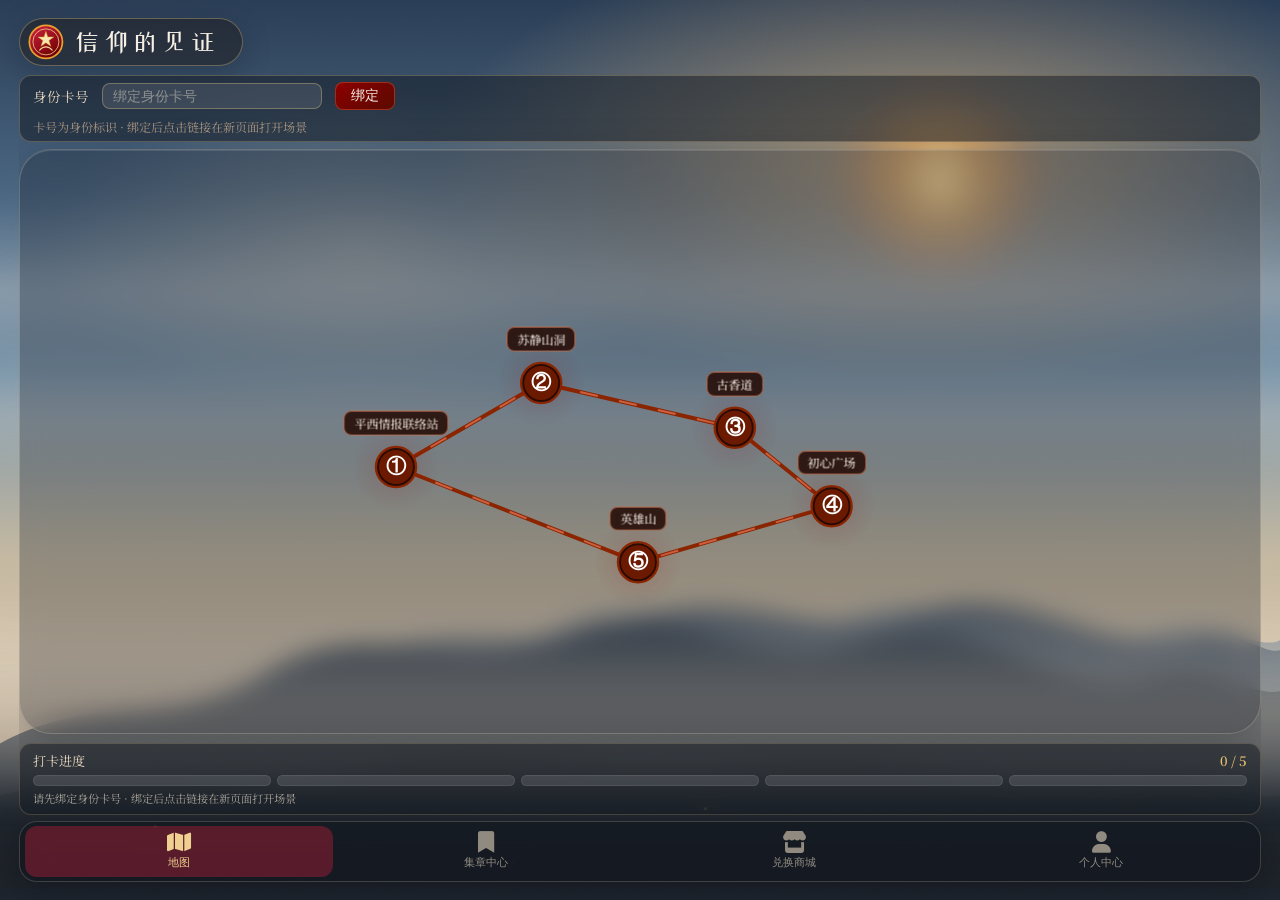
<file: index.html>
<!DOCTYPE html>
<html lang="zh-CN">
<head>
    <meta charset="UTF-8">
    <meta name="viewport" content="width=device-width, initial-scale=1.0, maximum-scale=1.5, user-scalable=yes">
    <title>信仰的见证 · 元宇宙红色打卡</title>
    <link rel="preconnect" href="https://fonts.googleapis.com">
    <link rel="preconnect" href="https://fonts.gstatic.com" crossorigin>
    <link href="https://fonts.googleapis.com/css2?family=Noto+Serif+SC:wght@500;700&family=ZCOOL+XiaoWei&display=swap" rel="stylesheet">
    <link rel="stylesheet" href="https://cdnjs.cloudflare.com/ajax/libs/font-awesome/6.0.0-beta3/css/all.min.css">
    <style>
        /* ===== 全局重置 ===== */
        * { margin: 0; padding: 0; box-sizing: border-box; }
        html, body {
            width: 100%; height: 100%;
            background: #1c2838;
            font-family: 'Noto Serif SC', 'Songti SC', serif;
            overflow: hidden;
            margin: 0; padding: 0;
        }

        /* ===== 主容器（打卡页面） ===== */
        .app-container {
            width: 100vw; height: 100vh;
            background: transparent;
            padding: 1.5vh 1.5vw 2vh;
            position: relative;
            overflow: hidden;
            display: flex;
            flex-direction: column;
            margin: 0;
            transition: opacity 0.5s ease;
        }
        .app-container.hidden {
            opacity: 0;
            pointer-events: none;
        }

        /* ===== 山景背景：妙峰晨雾 ===== */
        .mountain-bg {
            position: absolute;
            inset: 0;
            pointer-events: none;
            overflow: hidden;
            z-index: 0;
        }
        .mountain-bg .sky {
            position: absolute;
            inset: 0;
            background:
                radial-gradient(ellipse 70% 45% at 72% 18%, rgba(255, 196, 120, 0.55) 0%, transparent 55%),
                radial-gradient(ellipse 50% 35% at 28% 28%, rgba(255, 230, 190, 0.28) 0%, transparent 50%),
                linear-gradient(180deg,
                    #2a3d55 0%,
                    #4a6580 22%,
                    #7a94a8 42%,
                    #c4b8a0 62%,
                    #d8c4a8 78%,
                    #b8a890 100%);
        }
        .mountain-bg .sun-glow {
            position: absolute;
            top: 8%;
            right: 18%;
            width: min(28vw, 220px);
            height: min(28vw, 220px);
            border-radius: 50%;
            background: radial-gradient(circle,
                rgba(255, 220, 150, 0.95) 0%,
                rgba(255, 180, 90, 0.45) 28%,
                rgba(255, 140, 60, 0.12) 55%,
                transparent 72%);
            animation: sun-breathe 8s ease-in-out infinite;
            filter: blur(2px);
        }
        @keyframes sun-breathe {
            0%, 100% { transform: scale(1); opacity: 0.9; }
            50% { transform: scale(1.08); opacity: 1; }
        }
        .mountain-bg .cloud-band {
            position: absolute;
            left: -10%;
            width: 120%;
            height: 18%;
            background: linear-gradient(180deg,
                transparent 0%,
                rgba(255, 248, 240, 0.18) 40%,
                rgba(255, 245, 235, 0.35) 55%,
                transparent 100%);
            filter: blur(12px);
            animation: cloud-drift 28s linear infinite;
        }
        .mountain-bg .cloud-band.c1 { top: 22%; animation-duration: 32s; opacity: 0.7; }
        .mountain-bg .cloud-band.c2 { top: 38%; animation-duration: 40s; animation-direction: reverse; opacity: 0.45; height: 14%; }
        @keyframes cloud-drift {
            0% { transform: translateX(0); }
            100% { transform: translateX(6%); }
        }
        .mountain-bg .ridge {
            position: absolute;
            left: 0;
            width: 100%;
            height: 48%;
            bottom: 0;
        }
        .mountain-bg .ridge svg {
            position: absolute;
            left: 0;
            bottom: 0;
            width: 100%;
            height: 100%;
            display: block;
        }
        .mountain-bg .ridge.r1 { height: 42%; opacity: 0.55; }
        .mountain-bg .ridge.r2 { height: 50%; opacity: 0.75; }
        .mountain-bg .ridge.r3 { height: 58%; }
        .mountain-bg .mist {
            position: absolute;
            left: -5%;
            width: 110%;
            height: 22%;
            bottom: 12%;
            background: linear-gradient(180deg,
                transparent 0%,
                rgba(232, 226, 214, 0.35) 35%,
                rgba(220, 210, 195, 0.55) 60%,
                rgba(200, 190, 175, 0.25) 100%);
            filter: blur(18px);
            animation: mist-sway 14s ease-in-out infinite;
        }
        .mountain-bg .mist.m2 {
            bottom: 0;
            height: 28%;
            background: linear-gradient(180deg,
                transparent 0%,
                rgba(40, 28, 22, 0.15) 40%,
                rgba(28, 20, 16, 0.45) 100%);
            animation-delay: -4s;
            animation-duration: 18s;
        }
        @keyframes mist-sway {
            0%, 100% { transform: translateX(-2%) scaleY(1); opacity: 0.85; }
            50% { transform: translateX(3%) scaleY(1.08); opacity: 1; }
        }
        .mountain-bg .grain {
            position: absolute;
            inset: 0;
            opacity: 0.07;
            background-image: url("data:image/svg+xml,%3Csvg viewBox='0 0 200 200' xmlns='http://www.w3.org/2000/svg'%3E%3Cfilter id='n'%3E%3CfeTurbulence type='fractalNoise' baseFrequency='0.85' numOctaves='4' stitchTiles='stitch'/%3E%3C/filter%3E%3Crect width='100%25' height='100%25' filter='url(%23n)'/%3E%3C/svg%3E");
            background-size: 180px 180px;
            mix-blend-mode: overlay;
        }
        .mountain-bg .embers {
            position: absolute;
            inset: 0;
            overflow: hidden;
        }
        .mountain-bg .ember {
            position: absolute;
            width: 3px;
            height: 3px;
            border-radius: 50%;
            background: rgba(255, 220, 160, 0.75);
            box-shadow: 0 0 6px rgba(255, 180, 80, 0.6);
            animation: ember-rise linear infinite;
        }
        .mountain-bg .ember:nth-child(1) { left: 12%; bottom: 8%; animation-duration: 11s; animation-delay: 0s; }
        .mountain-bg .ember:nth-child(2) { left: 28%; bottom: 5%; width: 2px; height: 2px; animation-duration: 14s; animation-delay: -3s; }
        .mountain-bg .ember:nth-child(3) { left: 55%; bottom: 10%; animation-duration: 12s; animation-delay: -6s; }
        .mountain-bg .ember:nth-child(4) { left: 72%; bottom: 6%; width: 2px; height: 2px; animation-duration: 15s; animation-delay: -2s; }
        .mountain-bg .ember:nth-child(5) { left: 88%; bottom: 12%; animation-duration: 13s; animation-delay: -8s; }
        .mountain-bg .ember:nth-child(6) { left: 40%; bottom: 4%; width: 2px; height: 2px; animation-duration: 16s; animation-delay: -5s; }
        @keyframes ember-rise {
            0% { transform: translateY(0) translateX(0); opacity: 0; }
            12% { opacity: 0.8; }
            100% { transform: translateY(-70vh) translateX(18px); opacity: 0; }
        }

        .content {
            position: relative;
            z-index: 2;
            flex: 1;
            display: flex;
            flex-direction: column;
            min-height: 0;
        }

        /* ===== 头部 ===== */
        .header {
            display: flex;
            justify-content: flex-start;
            align-items: center;
            padding: 0.5vh 0 1vh;
            flex-shrink: 0;
        }
        .title {
            font-family: 'ZCOOL XiaoWei', 'Noto Serif SC', serif;
            font-size: clamp(16px, 2.8vh, 34px);
            font-weight: 400;
            letter-spacing: 0.12em;
            color: #f5efe4;
            background: rgba(28, 22, 18, 0.45);
            backdrop-filter: blur(10px);
            -webkit-backdrop-filter: blur(10px);
            padding: 0.45vh 1.8vw 0.45vh 0.55vw;
            border-radius: 40px;
            border: 1px solid rgba(232, 200, 140, 0.35);
            box-shadow: 0 8px 28px rgba(12, 18, 28, 0.25);
            display: flex;
            align-items: center;
            gap: 0.7vw;
        }
        .title-icon {
            width: clamp(28px, 4.2vh, 44px);
            height: clamp(28px, 4.2vh, 44px);
            flex-shrink: 0;
            display: block;
        }

        /* ===== 路线图 ===== */
        .route-map {
            position: relative;
            flex: 1;
            min-height: 0;
            margin: 0.2vh 0 0.6vh;
            padding: 1vh 1vw 1.2vh;
            background: rgba(18, 24, 32, 0.28);
            backdrop-filter: blur(12px);
            -webkit-backdrop-filter: blur(12px);
            border-radius: 2.5vw;
            border: 1px solid rgba(255, 236, 210, 0.22);
            box-shadow:
                inset 0 1px 0 rgba(255, 255, 255, 0.12),
                0 12px 40px rgba(12, 18, 28, 0.28);
            display: flex;
            flex-direction: column;
        }
        .route-svg-wrapper {
            flex: 1;
            width: 100%;
            min-height: 0;
            position: relative;
        }
        #routeCanvas {
            width: 100%;
            height: 100%;
            display: block;
            border-radius: 2vw;
            cursor: pointer;
        }

        /* ===== 卡号绑定（地图顶部） ===== */
        .card-bind-bar {
            flex-shrink: 0;
            display: flex;
            align-items: center;
            flex-wrap: wrap;
            gap: 0.6vw 1vw;
            margin: 0 0 0.6vh;
            padding: 0.7vh 1vw;
            background: rgba(18, 24, 32, 0.5);
            backdrop-filter: blur(10px);
            -webkit-backdrop-filter: blur(10px);
            border: 1px solid rgba(232, 200, 140, 0.28);
            border-radius: 12px;
        }
        .card-bind-bar label {
            font-size: clamp(11px, 1.5vh, 16px);
            color: #e8d8c0;
            white-space: nowrap;
        }
        .card-bind-bar input {
            flex: 1;
            min-width: 120px;
            max-width: 220px;
            padding: 0.45vh 0.8vw;
            border-radius: 8px;
            border: 1px solid rgba(232, 200, 140, 0.35);
            background: rgba(255, 255, 255, 0.1);
            color: #f5efe4;
            font-size: clamp(12px, 1.6vh, 16px);
            outline: none;
        }
        .card-bind-bar input::placeholder { color: rgba(240, 230, 210, 0.45); }
        .card-bind-bar input:focus {
            border-color: rgba(232, 160, 80, 0.7);
            background: rgba(255, 255, 255, 0.14);
        }
        .card-bind-btn {
            padding: 0.45vh 1.2vw;
            border-radius: 8px;
            border: 1px solid rgba(200, 80, 50, 0.55);
            background: linear-gradient(145deg, #8B0000, #5A0A00);
            color: #f5ede8;
            font-size: clamp(11px, 1.5vh, 15px);
            cursor: pointer;
            white-space: nowrap;
        }
        .card-bind-btn:hover { filter: brightness(1.08); }
        .card-bind-btn.secondary {
            background: rgba(255,255,255,0.08);
            border-color: rgba(255,255,255,0.22);
        }
        .card-bound-info {
            width: 100%;
            font-size: clamp(10px, 1.35vh, 14px);
            color: #c8b090;
        }
        .card-bound-info strong { color: #e8c070; font-weight: 600; }
        .card-bound-info.unbound { color: rgba(240, 200, 160, 0.65); }

        /* ===== 打卡进度条（地图底部） ===== */
        .checkin-progress {
            flex-shrink: 0;
            margin: 0.4vh 0 0;
            padding: 0.8vh 1vw 0.9vh;
            background: rgba(18, 24, 32, 0.5);
            backdrop-filter: blur(10px);
            border: 1px solid rgba(232, 200, 140, 0.22);
            border-radius: 12px;
        }
        .checkin-progress-head {
            display: flex;
            justify-content: space-between;
            align-items: center;
            margin-bottom: 0.55vh;
            font-size: clamp(11px, 1.45vh, 15px);
            color: #e8d8c0;
        }
        .checkin-progress-head .count {
            color: #e8c070;
            font-weight: 600;
        }
        .checkin-progress-track {
            display: flex;
            gap: 0.45vw;
            height: clamp(8px, 1.2vh, 12px);
        }
        .checkin-progress-seg {
            flex: 1;
            border-radius: 6px;
            background: rgba(255, 255, 255, 0.12);
            border: 1px solid rgba(255, 255, 255, 0.08);
            transition: background 0.35s ease, border-color 0.35s ease;
        }
        .checkin-progress-seg.done {
            background: linear-gradient(90deg, #cc3300, #e07030);
            border-color: rgba(232, 160, 80, 0.55);
            box-shadow: 0 0 8px rgba(200, 60, 30, 0.35);
        }
        .checkin-progress-hint {
            margin-top: 0.45vh;
            font-size: clamp(9px, 1.25vh, 13px);
            color: rgba(240, 230, 210, 0.65);
        }

        /* ===== 名称标签（锚在每个圆点正上方） ===== */
        .label-overlay {
            position: absolute;
            top: 0; left: 0;
            width: 100%; height: 100%;
            pointer-events: none;
            z-index: 5;
            overflow: hidden;
        }
        .point-label {
            position: absolute;
            transform: translate(-50%, -100%);
            display: flex;
            align-items: center;
            justify-content: center;
            padding: 0.3vh 0.75vw;
            background: rgba(40, 15, 10, 0.88);
            backdrop-filter: blur(4px);
            border-radius: 8px;
            border: 1px solid #c07050;
            white-space: nowrap;
            font-size: clamp(9px, 1.35vh, 16px);
            pointer-events: none;
            margin-top: -4px;
        }
        .point-label .label-name {
            font-size: clamp(9px, 1.35vh, 16px);
            color: #f0e8e0;
            font-weight: 500;
        }
        .point-label.visited {
            background: rgba(200, 60, 30, 0.9);
            border-color: #cc3300;
        }
        .point-label.visited .label-name { color: #1f0a00; }

        /* ===== 地图点位链接（点击在新标签页打开独立场景页） ===== */
        .point-link-overlay {
            position: absolute;
            top: 0;
            left: 0;
            width: 100%;
            height: 100%;
            z-index: 6;
            pointer-events: none;
        }
        .point-link {
            position: absolute;
            transform: translate(-50%, -50%);
            border-radius: 50%;
            pointer-events: auto;
            cursor: pointer;
            text-decoration: none;
            color: transparent;
            background: transparent;
            border: none;
            padding: 0;
        }
        .point-link:focus-visible {
            outline: 2px solid #e8c070;
            outline-offset: 2px;
        }
        a.stamp-item {
            text-decoration: none;
            color: inherit;
            display: flex;
            align-items: center;
            gap: inherit;
        }

        /* ===== 底部操作（已改底部导航） ===== */
        .hint-text {
            flex-shrink: 0;
            text-align: center;
            margin: 0.4vh 0 0.2vh;
            font-size: clamp(10px, 1.4vh, 18px);
            color: #f0e6d4;
            text-shadow: 0 1px 8px rgba(20, 16, 12, 0.45);
            opacity: 0.9;
        }

        /* ===== 页面切换 ===== */
        .page-panel {
            display: none;
            flex: 1;
            min-height: 0;
            flex-direction: column;
            overflow: hidden;
        }
        .page-panel.active {
            display: flex;
        }
        .page-scroll {
            flex: 1;
            min-height: 0;
            overflow-y: auto;
            padding: 0.4vh 0.4vw 1vh;
            -webkit-overflow-scrolling: touch;
        }
        .page-heading {
            font-family: 'ZCOOL XiaoWei', 'Noto Serif SC', serif;
            font-size: clamp(18px, 2.6vh, 30px);
            font-weight: 400;
            letter-spacing: 0.08em;
            color: #f5efe4;
            text-shadow: 0 2px 12px rgba(12, 18, 28, 0.35);
            margin: 0.4vh 0 1vh;
        }
        .page-sub {
            font-size: clamp(11px, 1.5vh, 18px);
            color: rgba(240, 230, 210, 0.82);
            margin-bottom: 1.2vh;
        }

        /* 我的集章 - 列表示 */
        .stamp-list {
            display: flex;
            flex-direction: column;
            gap: 0.8vh;
            background: rgba(18, 24, 32, 0.42);
            backdrop-filter: blur(10px);
            -webkit-backdrop-filter: blur(10px);
            border: 1px solid rgba(255, 236, 210, 0.2);
            border-radius: 14px;
            overflow: hidden;
            box-shadow: 0 10px 32px rgba(12, 18, 28, 0.25);
        }
        .stamp-item {
            display: flex;
            align-items: center;
            gap: 1.2vw;
            padding: 1.3vh 1.4vw;
            border-bottom: 1px solid rgba(255, 236, 210, 0.1);
            background: transparent;
            border-radius: 0;
        }
        .stamp-item:last-child {
            border-bottom: none;
        }
        .stamp-check {
            width: clamp(22px, 3.2vh, 28px);
            height: clamp(22px, 3.2vh, 28px);
            border-radius: 6px;
            border: 2px solid rgba(232, 200, 140, 0.55);
            background: rgba(255,255,255,0.12);
            display: flex;
            align-items: center;
            justify-content: center;
            flex-shrink: 0;
            color: transparent;
            font-size: clamp(12px, 1.8vh, 18px);
        }
        .stamp-item.got .stamp-check {
            background: #cc3300;
            border-color: #e8a030;
            color: #fff;
        }
        .stamp-badge {
            width: clamp(34px, 5vh, 46px);
            height: clamp(34px, 5vh, 46px);
            border-radius: 50%;
            display: flex;
            align-items: center;
            justify-content: center;
            font-size: clamp(14px, 2vh, 22px);
            font-weight: 700;
            flex-shrink: 0;
            background: #3a2818;
            color: #f0e0c8;
            border: 2px solid rgba(232, 180, 100, 0.45);
        }
        .stamp-item.got .stamp-badge {
            background: #cc3300;
            border-color: #e8a030;
            color: #1f0a00;
        }
        .stamp-info { flex: 1; min-width: 0; }
        .stamp-name {
            font-size: clamp(13px, 1.9vh, 22px);
            font-weight: 600;
            color: #f5efe4;
        }
        .stamp-status {
            font-size: clamp(11px, 1.4vh, 16px);
            color: rgba(220, 210, 190, 0.75);
            margin-top: 0.2vh;
        }
        .stamp-item.got .stamp-status { color: #f0c070; font-weight: 600; }

        /* 兑换商城 */
        .mall-points {
            display: inline-flex;
            align-items: center;
            gap: 0.5vw;
            background: #8B0000;
            color: #f7f0e8;
            padding: 0.5vh 1.2vw;
            border-radius: 40px;
            font-size: clamp(12px, 1.8vh, 20px);
            font-weight: 600;
            border: 1px solid #C06040;
            margin-bottom: 1.2vh;
        }
        .mall-points strong {
            color: #e8a030;
            font-size: 1.1em;
        }
        .mall-grid {
            display: grid;
            grid-template-columns: repeat(2, 1fr);
            gap: 1vh 1vw;
        }
        .mall-card {
            background: rgba(18, 24, 32, 0.48);
            backdrop-filter: blur(10px);
            -webkit-backdrop-filter: blur(10px);
            border: 1px solid rgba(255, 236, 210, 0.2);
            border-radius: 14px;
            padding: 1.2vh 1vw 1.4vh;
            display: flex;
            flex-direction: column;
            gap: 0.6vh;
            box-shadow: 0 8px 24px rgba(12, 18, 28, 0.22);
        }
        .mall-emoji {
            font-size: clamp(28px, 4.5vh, 48px);
            text-align: center;
            line-height: 1.2;
        }
        .mall-name {
            font-size: clamp(13px, 1.8vh, 20px);
            font-weight: 600;
            color: #f5efe4;
            text-align: center;
        }
        .mall-cost {
            font-size: clamp(11px, 1.4vh, 16px);
            color: #f0c070;
            text-align: center;
        }
        .mall-btn {
            margin-top: 0.4vh;
            background: #8B0000;
            color: #f7f0e8;
            border: 1px solid #C06040;
            border-radius: 40px;
            padding: 0.7vh 0;
            font-size: clamp(12px, 1.6vh, 18px);
            font-weight: 600;
            cursor: pointer;
            box-shadow: 0 0.25vh 0 #2D0A00;
        }
        .mall-btn:active {
            transform: translateY(0.2vh);
            box-shadow: 0 0.1vh 0 #2D0A00;
        }
        .mall-btn:disabled {
            opacity: 0.45;
            cursor: not-allowed;
            transform: none;
            box-shadow: none;
        }
        .mall-coming-soon {
            flex: 1;
            min-height: 40vh;
            display: flex;
            flex-direction: column;
            align-items: center;
            justify-content: center;
            gap: 1.2vh;
            background: rgba(18, 24, 32, 0.42);
            backdrop-filter: blur(10px);
            border: 1px solid rgba(255, 236, 210, 0.2);
            border-radius: 16px;
            padding: 4vh 4vw;
            text-align: center;
        }
        .mall-coming-soon .soon-icon {
            font-size: clamp(36px, 6vh, 56px);
            opacity: 0.85;
        }
        .mall-coming-soon .soon-title {
            font-family: 'ZCOOL XiaoWei', 'Noto Serif SC', serif;
            font-size: clamp(20px, 3vh, 32px);
            color: #f5efe4;
            letter-spacing: 0.12em;
        }
        .mall-coming-soon .soon-desc {
            font-size: clamp(12px, 1.7vh, 18px);
            color: rgba(240, 230, 210, 0.75);
            line-height: 1.6;
        }

        /* 个人中心 */
        .profile-card {
            display: flex;
            align-items: center;
            gap: 1.4vw;
            padding: 1.6vh 1.5vw;
            background: rgba(18, 24, 32, 0.48);
            backdrop-filter: blur(10px);
            -webkit-backdrop-filter: blur(10px);
            border: 1px solid rgba(255, 236, 210, 0.2);
            border-radius: 16px;
            margin-bottom: 1.4vh;
            box-shadow: 0 8px 24px rgba(12, 18, 28, 0.22);
        }
        .profile-avatar {
            width: clamp(52px, 8vh, 72px);
            height: clamp(52px, 8vh, 72px);
            border-radius: 50%;
            background: linear-gradient(145deg, #c41e3a, #6B0000);
            border: 2px solid #e8a030;
            display: flex;
            align-items: center;
            justify-content: center;
            color: #f7e6b0;
            font-size: clamp(22px, 3.5vh, 36px);
            flex-shrink: 0;
        }
        .profile-name {
            font-size: clamp(16px, 2.4vh, 26px);
            font-weight: 700;
            color: #f5efe4;
        }
        .profile-meta {
            font-size: clamp(11px, 1.5vh, 18px);
            color: rgba(220, 210, 190, 0.8);
            margin-top: 0.3vh;
        }
        .profile-stats {
            display: grid;
            grid-template-columns: repeat(2, 1fr);
            gap: 0.8vw;
            margin-bottom: 1.4vh;
        }
        .stat-box {
            text-align: center;
            padding: 1.4vh 0.5vw;
            background: rgba(18, 24, 32, 0.48);
            backdrop-filter: blur(10px);
            -webkit-backdrop-filter: blur(10px);
            border: 1px solid rgba(255, 236, 210, 0.2);
            border-radius: 12px;
        }
        .stat-num {
            font-size: clamp(18px, 2.8vh, 30px);
            font-weight: 700;
            color: #f0c070;
        }
        .stat-label {
            font-size: clamp(10px, 1.3vh, 15px);
            color: rgba(220, 210, 190, 0.75);
            margin-top: 0.2vh;
        }
        .wall-panel {
            background: rgba(18, 24, 32, 0.48);
            backdrop-filter: blur(10px);
            -webkit-backdrop-filter: blur(10px);
            border: 1px solid rgba(255, 236, 210, 0.2);
            border-radius: 14px;
            padding: 1.2vh 1.3vw 1.4vh;
            cursor: pointer;
            transition: background 0.2s;
            box-shadow: 0 8px 24px rgba(12, 18, 28, 0.22);
        }
        .wall-panel:active {
            background: rgba(28, 34, 42, 0.65);
        }
        .wall-header {
            display: flex;
            align-items: center;
            justify-content: space-between;
            margin-bottom: 1vh;
        }
        .wall-title {
            font-size: clamp(14px, 2vh, 22px);
            font-weight: 700;
            color: #f5efe4;
            display: flex;
            align-items: center;
            gap: 0.6vw;
        }
        .wall-title i { color: #e8a030; }
        .wall-hint {
            font-size: clamp(10px, 1.3vh, 15px);
            color: #f0c070;
            font-weight: 600;
        }
        .wall-list {
            display: flex;
            flex-direction: column;
            gap: 0.8vh;
            max-height: 28vh;
            overflow-y: auto;
        }
        .wall-empty {
            font-size: clamp(12px, 1.5vh, 17px);
            color: rgba(220, 210, 190, 0.7);
            text-align: center;
            padding: 1.5vh 0;
        }
        .wall-msg {
            background: rgba(255, 248, 240, 0.08);
            border-radius: 10px;
            padding: 0.9vh 1vw;
            border: 1px solid rgba(255, 236, 210, 0.12);
        }
        .wall-msg-text {
            font-size: clamp(12px, 1.6vh, 18px);
            color: #f0e8dc;
            line-height: 1.45;
            word-break: break-word;
        }
        .wall-msg-time {
            font-size: clamp(9px, 1.2vh, 13px);
            color: rgba(200, 190, 170, 0.65);
            margin-top: 0.35vh;
        }

        /* ===== 底部导航 ===== */
        .bottom-nav {
            flex-shrink: 0;
            display: flex;
            align-items: stretch;
            justify-content: space-around;
            background: rgba(18, 24, 32, 0.72);
            backdrop-filter: blur(14px);
            -webkit-backdrop-filter: blur(14px);
            border: 1px solid rgba(255, 236, 210, 0.18);
            border-radius: 18px;
            margin-top: 0.6vh;
            padding: 0.5vh 0.4vw;
            box-shadow: 0 8px 28px rgba(8, 12, 20, 0.35);
        }
        .nav-item {
            flex: 1;
            display: flex;
            flex-direction: column;
            align-items: center;
            justify-content: center;
            gap: 0.25vh;
            padding: 0.7vh 0.3vw;
            background: transparent;
            border: none;
            color: rgba(210, 200, 180, 0.65);
            cursor: pointer;
            border-radius: 12px;
            transition: color 0.2s, background 0.2s;
        }
        .nav-item i {
            font-size: clamp(16px, 2.4vh, 26px);
        }
        .nav-item span {
            font-size: clamp(9px, 1.2vh, 14px);
            font-weight: 500;
        }
        .nav-item.active {
            color: #f0d090;
            background: rgba(196, 30, 58, 0.38);
        }
        .nav-item:active {
            background: rgba(196, 30, 58, 0.25);
        }

        @media (max-width: 480px) {
            .point-label { min-width: 12vw; }
            .card-bind-bar input { max-width: none; width: 100%; }
        }
    </style>
</head>
<body>

<!-- ================================================================
     主页面（打卡路线图）
     ================================================================ -->
<div class="app-container" id="mainApp">
    <div class="mountain-bg" aria-hidden="true">
        <div class="sky"></div>
        <div class="sun-glow"></div>
        <div class="cloud-band c1"></div>
        <div class="cloud-band c2"></div>
        <div class="ridge r1">
            <svg viewBox="0 0 1200 320" preserveAspectRatio="none">
                <path fill="#5a7088" d="M0,220 C80,180 160,200 260,150 C360,100 420,130 520,90 C620,50 700,110 800,80 C900,50 980,120 1080,95 C1140,80 1180,110 1200,100 L1200,320 L0,320 Z"/>
            </svg>
        </div>
        <div class="ridge r2">
            <svg viewBox="0 0 1200 360" preserveAspectRatio="none">
                <path fill="#3d4f62" d="M0,260 C100,210 180,240 280,190 C400,120 480,170 580,140 C700,100 760,160 860,130 C960,100 1040,170 1120,150 C1160,140 1185,165 1200,160 L1200,360 L0,360 Z"/>
            </svg>
        </div>
        <div class="ridge r3">
            <svg viewBox="0 0 1200 400" preserveAspectRatio="none">
                <path fill="#243240" d="M0,280 C90,240 150,270 240,230 C340,175 420,230 520,200 C640,160 700,230 800,205 C920,170 980,250 1080,230 C1140,218 1175,245 1200,240 L1200,400 L0,400 Z"/>
                <path fill="#1a2630" opacity="0.55" d="M0,320 C140,290 220,330 340,300 C480,260 560,320 700,295 C840,270 920,330 1040,310 C1120,298 1165,325 1200,320 L1200,400 L0,400 Z"/>
            </svg>
        </div>
        <div class="mist"></div>
        <div class="mist m2"></div>
        <div class="grain"></div>
        <div class="embers">
            <span class="ember"></span>
            <span class="ember"></span>
            <span class="ember"></span>
            <span class="ember"></span>
            <span class="ember"></span>
            <span class="ember"></span>
        </div>
    </div>

    <div class="content">
        <div class="header">
            <div class="title">
                <svg class="title-icon" viewBox="0 0 48 48" aria-hidden="true">
                    <defs>
                        <linearGradient id="badgeGrad" x1="12" y1="6" x2="36" y2="42" gradientUnits="userSpaceOnUse">
                            <stop offset="0%" stop-color="#c41e3a"/>
                            <stop offset="100%" stop-color="#6B0000"/>
                        </linearGradient>
                    </defs>
                    <circle cx="24" cy="24" r="21" fill="url(#badgeGrad)" stroke="#e8a030" stroke-width="2.2"/>
                    <circle cx="24" cy="24" r="16.5" fill="none" stroke="#f0d090" stroke-width="1.2" opacity="0.85"/>
                    <path d="M24 10.5l2.4 7.2h7.6l-6.1 4.5 2.3 7.3L24 25.2l-6.2 4.3 2.3-7.3-6.1-4.5h7.6z"
                          fill="#f7e6b0" stroke="#d4a020" stroke-width="0.6" stroke-linejoin="round"/>
                    <path d="M16 34.5c2.2-2.8 5-4.2 8-4.2s5.8 1.4 8 4.2"
                          fill="none" stroke="#f0d090" stroke-width="1.4" stroke-linecap="round"/>
                </svg>
                <span>信仰的见证</span>
            </div>
        </div>

        <div class="page-panel active" id="page-map">
            <div class="card-bind-bar" id="cardBindBar">
                <label for="cardNumberInput">身份卡号</label>
                <input type="text" id="cardNumberInput" maxlength="32" placeholder="绑定身份卡号" autocomplete="off" />
                <button type="button" class="card-bind-btn" id="cardBindBtn">绑定</button>
                <button type="button" class="card-bind-btn secondary" id="cardUnbindBtn" hidden>解绑</button>
                <div class="card-bound-info unbound" id="cardBoundInfo">卡号为身份标识 · 绑定后点击链接在新页面打开场景</div>
            </div>
            <div class="route-map">
                <div class="route-svg-wrapper">
                    <canvas id="routeCanvas"></canvas>
                    <div class="point-link-overlay" id="pointLinkOverlay"></div>
                    <div class="label-overlay" id="labelOverlay"></div>
                </div>
            </div>
            <div class="checkin-progress" id="checkinProgress">
                <div class="checkin-progress-head">
                    <span>打卡进度</span>
                    <span class="count"><span id="progressCount">0</span> / <span id="progressTotal">5</span></span>
                </div>
                <div class="checkin-progress-track" id="progressTrack"></div>
                <div class="checkin-progress-hint" id="progressHint">绑定身份卡号后 · 点击点位链接在新页面打开场景</div>
            </div>
        </div>

        <div class="page-panel" id="page-bookmark">
            <div class="page-scroll">
                <div class="page-heading">我的集章</div>
                <div class="page-sub">打卡点位收藏与解锁进度</div>
                <div class="stamp-list" id="stampList"></div>
            </div>
        </div>

        <div class="page-panel" id="page-mall">
            <div class="page-scroll">
                <div class="page-heading">兑换商城</div>
                <div class="mall-coming-soon">
                    <div class="soon-icon">🚧</div>
                    <div class="soon-title">正在开发中</div>
                    <div class="soon-desc">兑换商城功能即将上线，敬请期待</div>
                </div>
            </div>
        </div>

        <div class="page-panel" id="page-profile">
            <div class="page-scroll">
                <div class="page-heading">个人中心</div>
                <div class="profile-card">
                    <div class="profile-avatar"><i class="fas fa-user"></i></div>
                    <div>
                        <div class="profile-name">文旅探索者1</div>
                        <div class="profile-meta">信仰的见证 · 打卡学员</div>
                    </div>
                </div>
                <div class="profile-stats">
                    <div class="stat-box">
                        <div class="stat-num" id="statVisited">0</div>
                        <div class="stat-label">累计打卡</div>
                    </div>
                    <div class="stat-box">
                        <div class="stat-num" id="statExchanges">0</div>
                        <div class="stat-label">累计兑换</div>
                    </div>
                </div>
                <div class="wall-panel" id="wallPanel" title="点击留言">
                    <div class="wall-header">
                        <div class="wall-title"><i class="fas fa-comments"></i><span>留言墙</span></div>
                        <div class="wall-hint">点击留言 ›</div>
                    </div>
                    <div class="wall-list" id="wallList">
                        <div class="wall-empty">还没有留言，点这里写下你的感言吧</div>
                    </div>
                </div>
            </div>
        </div>

        <nav class="bottom-nav" id="bottomNav">
            <button type="button" class="nav-item active" data-page="map">
                <i class="fas fa-map"></i>
                <span>地图</span>
            </button>
            <button type="button" class="nav-item" data-page="bookmark">
                <i class="fas fa-bookmark"></i>
                <span>集章中心</span>
            </button>
            <button type="button" class="nav-item" data-page="mall">
                <i class="fas fa-store"></i>
                <span>兑换商城</span>
            </button>
            <button type="button" class="nav-item" data-page="profile">
                <i class="fas fa-user"></i>
                <span>个人中心</span>
            </button>
        </nav>
    </div>
</div>

<script>
    // ================================================================
    // 第一部分：打卡页面逻辑（路线图 + 卡号绑定 + 进度条）
    // ================================================================

    const TOTAL_SPOTS = 5;
    const BOUND_CARD_KEY = 'jiankou_bound_card_v1';
    const PROGRESS_PREFIX = 'jiankou_card_progress_v1_';

    const SCENE_BASE = './jiankou-metaverse/';

    const checkpoints = [
        { id: 1, name: '平西情报联络站', x: 30, y: 55, labelX: 30, labelY: 42, visited: false, scene: SCENE_BASE + 'w.html' },
        { id: 2, name: '苏静山洞', x: 42, y: 40, labelX: 42, labelY: 30, visited: false, scene: SCENE_BASE + 'sujing.html' },
        { id: 3, name: '古香道', x: 58, y: 48, labelX: 58, labelY: 38, visited: false, scene: SCENE_BASE + 'guxiangdao.html' },
        { id: 4, name: '初心广场', x: 66, y: 62, labelX: 66, labelY: 54, visited: false, scene: SCENE_BASE + 'chuxin.html' },
        { id: 5, name: '英雄山', x: 50, y: 72, labelX: 50, labelY: 82, visited: false, scene: SCENE_BASE + 'yingxiongshan.html' }
    ];

    const canvas = document.getElementById('routeCanvas');
    const ctx = canvas.getContext('2d');
    const labelOverlay = document.getElementById('labelOverlay');
    const pointLinkOverlay = document.getElementById('pointLinkOverlay');
    const stampList = document.getElementById('stampList');
    const cardNumberInput = document.getElementById('cardNumberInput');
    const cardBindBtn = document.getElementById('cardBindBtn');
    const cardUnbindBtn = document.getElementById('cardUnbindBtn');
    const cardBoundInfo = document.getElementById('cardBoundInfo');
    const progressCountEl = document.getElementById('progressCount');
    const progressTotalEl = document.getElementById('progressTotal');
    const progressTrack = document.getElementById('progressTrack');
    const progressHint = document.getElementById('progressHint');
    const symbols = ['①', '②', '③', '④', '⑤'];
    let exchangeTotal = 0;
    const wallMessages = [];
    let boundCardId = '';
    let mapDrawSize = { W: 0, H: 0 };

    function getVisitedCount() {
        return checkpoints.filter(p => p.visited).length;
    }

    function normalizeCardId(raw) {
        return String(raw || '').trim().replace(/\s+/g, '');
    }

    function progressStorageKey(cardId) {
        return PROGRESS_PREFIX + cardId;
    }

    function loadCardProgress(cardId) {
        const visitedIds = new Set();
        if (!cardId) return visitedIds;
        try {
            const raw = localStorage.getItem(progressStorageKey(cardId));
            const list = raw ? JSON.parse(raw) : [];
            if (Array.isArray(list)) list.forEach((id) => visitedIds.add(Number(id)));
        } catch (e) { /* ignore */ }
        return visitedIds;
    }

    function saveCardProgress(cardId) {
        if (!cardId) return;
        const ids = checkpoints.filter(p => p.visited).map(p => p.id);
        try {
            localStorage.setItem(progressStorageKey(cardId), JSON.stringify(ids));
        } catch (e) { /* ignore */ }
    }

    function applyProgressToCheckpoints(visitedIds) {
        checkpoints.forEach((p) => {
            p.visited = visitedIds.has(p.id);
        });
    }

    function updateProgressBar() {
        if (!progressCountEl || !progressTrack) return;
        const count = getVisitedCount();
        progressCountEl.textContent = String(count);
        progressTotalEl.textContent = String(TOTAL_SPOTS);
        progressTrack.innerHTML = checkpoints.map((p) =>
            `<div class="checkin-progress-seg${p.visited ? ' done' : ''}" title="${p.name}"></div>`
        ).join('');
        const next = checkpoints.find(p => !p.visited);
        if (!boundCardId) {
            progressHint.textContent = '请先绑定身份卡号 · 绑定后点击链接在新页面打开场景';
        } else if (!next) {
            progressHint.textContent = '本卡已集满 5 枚徽章';
        } else {
            progressHint.textContent = '已打卡 ' + count + ' / ' + TOTAL_SPOTS + ' · 点击链接在新页面打开场景';
        }
    }

    function updateCardBindUI() {
        if (boundCardId) {
            cardNumberInput.value = boundCardId;
            cardNumberInput.disabled = true;
            cardBindBtn.hidden = true;
            cardUnbindBtn.hidden = false;
            cardBoundInfo.classList.remove('unbound');
            cardBoundInfo.innerHTML = '当前身份 <strong>' + boundCardId.replace(/</g, '&lt;') + '</strong> · 进度与本卡绑定';
        } else {
            cardNumberInput.disabled = false;
            cardBindBtn.hidden = false;
            cardUnbindBtn.hidden = true;
            cardBoundInfo.classList.add('unbound');
            cardBoundInfo.textContent = '卡号为身份标识 · 绑定后点击链接在新页面打开场景';
        }
        updateProgressBar();
    }

    function bindCard() {
        const id = normalizeCardId(cardNumberInput.value);
        if (!id) {
            alert('请输入卡号后再绑定');
            cardNumberInput.focus();
            return;
        }
        if (id.length < 4) {
            alert('卡号至少 4 位');
            cardNumberInput.focus();
            return;
        }
        boundCardId = id;
        try { localStorage.setItem(BOUND_CARD_KEY, boundCardId); } catch (e) { /* ignore */ }
        applyProgressToCheckpoints(loadCardProgress(boundCardId));
        updateCardBindUI();
        updateBadge();
        drawRoute();
    }

    function unbindCard() {
        if (boundCardId) saveCardProgress(boundCardId);
        boundCardId = '';
        try { localStorage.removeItem(BOUND_CARD_KEY); } catch (e) { /* ignore */ }
        applyProgressToCheckpoints(new Set());
        cardNumberInput.value = '';
        updateCardBindUI();
        updateBadge();
        drawRoute();
    }

    function restoreBoundCard() {
        try {
            const saved = localStorage.getItem(BOUND_CARD_KEY);
            if (saved) {
                boundCardId = normalizeCardId(saved);
                applyProgressToCheckpoints(loadCardProgress(boundCardId));
            }
        } catch (e) { /* ignore */ }
        updateCardBindUI();
    }

    cardBindBtn.addEventListener('click', bindCard);
    cardUnbindBtn.addEventListener('click', unbindCard);
    cardNumberInput.addEventListener('keydown', function(e) {
        if (e.key === 'Enter') bindCard();
    });

    function renderStampList() {
        stampList.innerHTML = checkpoints.map((p, i) => {
            const got = p.visited;
            const href = buildSpotUrl(p);
            return `<a class="stamp-item${got ? ' got' : ''}" href="${href}" target="_blank" rel="noopener noreferrer" data-spot-id="${p.id}">
                <div class="stamp-check" aria-checked="${got}" role="checkbox">${got ? '✓' : ''}</div>
                <div class="stamp-badge">${symbols[i]}</div>
                <div class="stamp-info">
                    <div class="stamp-name">${p.name}</div>
                    <div class="stamp-status">${got ? '已集章 · 点击链接打开场景' : '点击链接在新页面打开场景'}</div>
                </div>
            </a>`;
        }).join('');
        stampList.querySelectorAll('a.stamp-item').forEach(el => {
            el.addEventListener('click', function(e) {
                const id = Number(this.dataset.spotId);
                const spot = checkpoints.find(p => p.id === id);
                if (!spot) return;
                if (!handleSpotLinkClick(e, spot)) return;
                this.href = buildSpotUrl(spot);
            });
        });
    }

    function renderWallList() {
        const wallList = document.getElementById('wallList');
        if (!wallMessages.length) {
            wallList.innerHTML = '<div class="wall-empty">还没有留言，点这里写下你的感言吧</div>';
            return;
        }
        wallList.innerHTML = wallMessages.map(m => `
            <div class="wall-msg">
                <div class="wall-msg-text">${m.text}</div>
                <div class="wall-msg-time">${m.time}</div>
            </div>
        `).join('');
    }

    function updateProfileStats() {
        document.getElementById('statVisited').textContent = getVisitedCount();
        document.getElementById('statExchanges').textContent = exchangeTotal;
        renderWallList();
    }

    function updateBadge() {
        renderStampList();
        updateProfileStats();
        updateProgressBar();
    }

    function switchPage(page) {
        document.querySelectorAll('.page-panel').forEach(p => p.classList.remove('active'));
        document.querySelectorAll('.nav-item').forEach(n => n.classList.remove('active'));
        const panel = document.getElementById('page-' + page);
        const nav = document.querySelector(`.nav-item[data-page="${page}"]`);
        if (panel) panel.classList.add('active');
        if (nav) nav.classList.add('active');
        if (page === 'map') setTimeout(drawRoute, 60);
        if (page === 'bookmark') renderStampList();
        if (page === 'profile') updateProfileStats();
    }

    document.getElementById('bottomNav').addEventListener('click', function(e) {
        const item = e.target.closest('.nav-item');
        if (!item) return;
        switchPage(item.dataset.page);
    });

    document.getElementById('wallPanel').addEventListener('click', function() {
        const text = prompt('写下你的留言：');
        if (text === null) return;
        const trimmed = text.trim();
        if (!trimmed) {
            alert('留言不能为空');
            return;
        }
        const now = new Date();
        const time = `${now.getFullYear()}-${String(now.getMonth() + 1).padStart(2, '0')}-${String(now.getDate()).padStart(2, '0')} ${String(now.getHours()).padStart(2, '0')}:${String(now.getMinutes()).padStart(2, '0')}`;
        const safe = trimmed.replace(/</g, '&lt;').replace(/>/g, '&gt;');
        wallMessages.unshift({ text: safe, time });
        renderWallList();
    });

    function drawRoute() {
        const container = canvas.parentElement;
        const rect = container.getBoundingClientRect();
        const dpr = window.devicePixelRatio || 1;
        const W = Math.floor(rect.width - 4);
        const H = Math.floor(rect.height - 4);
        if (W <= 0 || H <= 0) return;

        mapDrawSize = { W, H };
        canvas.width = W * dpr;
        canvas.height = H * dpr;
        canvas.style.width = W + 'px';
        canvas.style.height = H + 'px';
        ctx.setTransform(1, 0, 0, 1, 0, 0);
        ctx.scale(dpr, dpr);
        ctx.clearRect(0, 0, W, H);

        const radius = Math.max(10, Math.min(18, W * 0.04, H * 0.05));
        const points = checkpoints;
        const n = points.length;

        ctx.lineWidth = Math.max(2, Math.min(4, W * 0.008));
        ctx.strokeStyle = '#8B2500';
        ctx.setLineDash([]);
        for (let i = 0; i < n; i++) {
            const j = (i + 1) % n;
            const p1 = points[i],
                p2 = points[j];
            const x1 = (p1.x / 100) * W,
                y1 = (p1.y / 100) * H;
            const x2 = (p2.x / 100) * W,
                y2 = (p2.y / 100) * H;
            ctx.beginPath();
            ctx.moveTo(x1, y1);
            ctx.lineTo(x2, y2);
            ctx.stroke();
        }
        ctx.lineWidth = Math.max(1, Math.min(2, W * 0.005));
        ctx.strokeStyle = '#cc6040';
        ctx.setLineDash([Math.max(4, W * 0.015), Math.max(5, W * 0.018)]);
        for (let i = 0; i < n; i++) {
            const j = (i + 1) % n;
            const p1 = points[i],
                p2 = points[j];
            const x1 = (p1.x / 100) * W,
                y1 = (p1.y / 100) * H;
            const x2 = (p2.x / 100) * W,
                y2 = (p2.y / 100) * H;
            ctx.beginPath();
            ctx.moveTo(x1, y1);
            ctx.lineTo(x2, y2);
            ctx.stroke();
        }
        ctx.setLineDash([]);

        points.forEach((p, index) => {
            const x = (p.x / 100) * W;
            const y = (p.y / 100) * H;
            const isVisited = p.visited;

            const glowRadius = radius * 2.4;
            const grd = ctx.createRadialGradient(x, y, 0, x, y, glowRadius);
            if (isVisited) {
                grd.addColorStop(0, 'rgba(200, 60, 30, 0.3)');
                grd.addColorStop(1, 'rgba(200, 60, 30, 0)');
            } else {
                grd.addColorStop(0, 'rgba(139, 0, 0, 0.15)');
                grd.addColorStop(1, 'rgba(139, 0, 0, 0)');
            }
            ctx.beginPath();
            ctx.arc(x, y, glowRadius, 0, Math.PI * 2);
            ctx.fillStyle = grd;
            ctx.fill();

            ctx.beginPath();
            ctx.arc(x, y, radius + 2, 0, Math.PI * 2);
            ctx.strokeStyle = isVisited ? '#cc3300' : '#8B2500';
            ctx.lineWidth = Math.max(1.5, Math.min(2.5, W * 0.007));
            ctx.stroke();

            ctx.beginPath();
            ctx.arc(x, y, radius, 0, Math.PI * 2);
            ctx.fillStyle = isVisited ? '#cc3300' : '#6B1A00';
            ctx.fill();
            ctx.strokeStyle = isVisited ? '#8B2500' : '#2D0A00';
            ctx.lineWidth = Math.max(1, Math.min(2, W * 0.005));
            ctx.stroke();

            // 圆点内保留 ①②③④⑤ 序号
            ctx.textAlign = 'center';
            ctx.textBaseline = 'middle';
            ctx.fillStyle = isVisited ? '#1f0a00' : '#ffffff';
            ctx.font = `bold ${Math.max(12, Math.min(20, radius * 1.3))}px sans-serif`;
            ctx.fillText(symbols[index] || String(index + 1), x, y + 0.5);
        });

        // 每个圆点正上方：地点名称小框（与画布同一坐标系，不会堆到左下角）
        labelOverlay.innerHTML = '';
        pointLinkOverlay.innerHTML = '';
        const labelGap = radius + Math.max(10, H * 0.016);
        const linkSize = Math.max(radius * 2.4, 28);
        checkpoints.forEach((p, index) => {
            const x = (p.x / 100) * W;
            const y = (p.y / 100) * H;

            const link = document.createElement('a');
            link.className = 'point-link';
            link.href = buildSpotUrl(p);
            link.target = '_blank';
            link.rel = 'noopener noreferrer';
            link.title = '在新页面打开：' + p.name;
            link.setAttribute('aria-label', '在新页面打开：' + p.name);
            link.style.left = x + 'px';
            link.style.top = y + 'px';
            link.style.width = linkSize + 'px';
            link.style.height = linkSize + 'px';
            link.addEventListener('click', function(e) {
                handleSpotLinkClick(e, p);
            });
            pointLinkOverlay.appendChild(link);

            const label = document.createElement('div');
            label.className = 'point-label' + (p.visited ? ' visited' : '');
            label.style.left = x + 'px';
            label.style.top = (y - labelGap) + 'px';
            label.innerHTML = `<span class="label-name">${p.name}</span>`;
            labelOverlay.appendChild(label);
        });
    }

    function buildSpotUrl(spot) {
        if (!spot || !spot.scene) return '#';
        const url = new URL(spot.scene, window.location.href);
        url.searchParams.set('spot', String(spot.id));
        url.searchParams.set('from', 'checkin');
        if (boundCardId) url.searchParams.set('card', boundCardId);
        return url.href;
    }

    function handleSpotLinkClick(e, spot) {
        if (!spot) {
            e.preventDefault();
            return false;
        }
        if (!boundCardId) {
            e.preventDefault();
            alert('请先绑定身份卡号');
            cardNumberInput.focus();
            return false;
        }
        e.currentTarget.href = buildSpotUrl(spot);
        return true;
    }

    let resizeTimer = null;

    function scheduleDraw() {
        clearTimeout(resizeTimer);
        resizeTimer = setTimeout(drawRoute, 80);
    }
    window.addEventListener('resize', scheduleDraw);
    window.addEventListener('orientationchange', () => setTimeout(drawRoute, 300));

    // ================================================================
    // 场景跳转：点击链接在新标签页打开五个独立场景网页
    // ①w.html  ②sujing.html  ③guxiangdao.html  ④chuxin.html  ⑤yingxiongshan.html
    // ================================================================

    function markSpotDone(spotId) {
        const id = Number(spotId);
        const spot = checkpoints.find(p => p.id === id);
        if (!spot || spot.visited) {
            updateBadge();
            drawRoute();
            return;
        }
        spot.visited = true;
        if (boundCardId) saveCardProgress(boundCardId);
        updateBadge();
        drawRoute();
        if (getVisitedCount() === TOTAL_SPOTS) {
            setTimeout(() => {
                alert('🎉 恭喜集满5枚徽章！\n你已解锁全部点位！\n可兑换当地助农产品！');
            }, 400);
        }
    }

    window.jiankouGetBoundCard = function () { return boundCardId || ''; };
    window.jiankouGetCheckpoints = function () {
        return checkpoints.map(p => ({ id: p.id, name: p.name, visited: !!p.visited }));
    };

    (function consumeCompletedSpot() {
        try {
            const done = sessionStorage.getItem('jiankouCompletedSpot');
            if (done) {
                sessionStorage.removeItem('jiankouCompletedSpot');
                markSpotDone(done);
            }
        } catch (err) { /* ignore */ }
    })();

    // ================================================================
    // 初始化打卡页面
    // ================================================================
    restoreBoundCard();
    updateBadge();
    setTimeout(drawRoute, 120);
    setTimeout(drawRoute, 400);

</script>

</body>
</html>
</file>
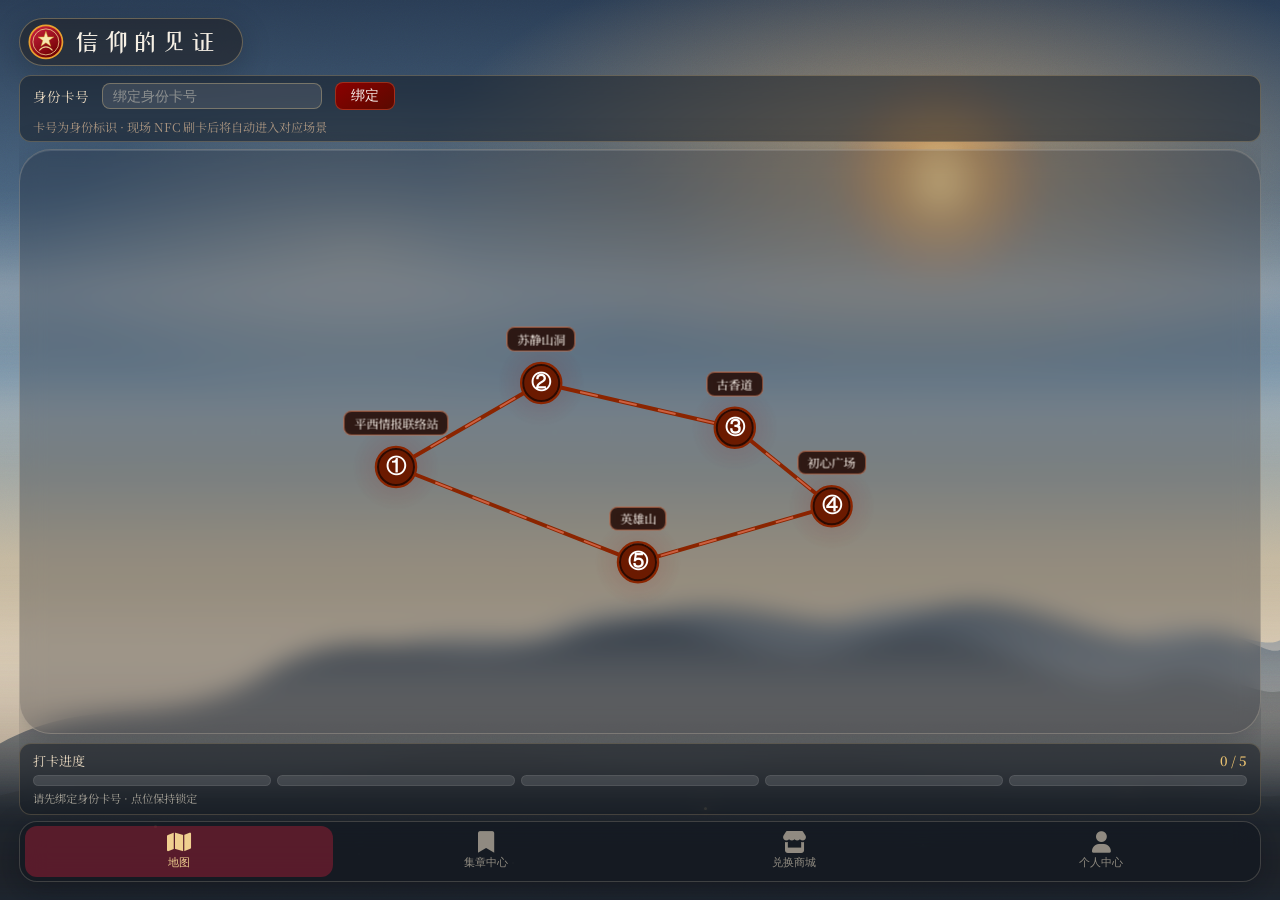
<file: index - 副本 - 副本.html>
<!DOCTYPE html>
<html lang="zh-CN">
<head>
    <meta charset="UTF-8">
    <meta name="viewport" content="width=device-width, initial-scale=1.0, maximum-scale=1.5, user-scalable=yes">
    <title>信仰的见证 · 元宇宙红色打卡</title>
    <link rel="preconnect" href="https://fonts.googleapis.com">
    <link rel="preconnect" href="https://fonts.gstatic.com" crossorigin>
    <link href="https://fonts.googleapis.com/css2?family=Noto+Serif+SC:wght@500;700&family=ZCOOL+XiaoWei&display=swap" rel="stylesheet">
    <link rel="stylesheet" href="https://cdnjs.cloudflare.com/ajax/libs/font-awesome/6.0.0-beta3/css/all.min.css">
    <style>
        /* ===== 全局重置 ===== */
        * { margin: 0; padding: 0; box-sizing: border-box; }
        html, body {
            width: 100%; height: 100%;
            background: #1c2838;
            font-family: 'Noto Serif SC', 'Songti SC', serif;
            overflow: hidden;
            margin: 0; padding: 0;
        }

        /* ===== 主容器（打卡页面） ===== */
        .app-container {
            width: 100vw; height: 100vh;
            background: transparent;
            padding: 1.5vh 1.5vw 2vh;
            position: relative;
            overflow: hidden;
            display: flex;
            flex-direction: column;
            margin: 0;
            transition: opacity 0.5s ease;
        }
        .app-container.hidden {
            opacity: 0;
            pointer-events: none;
        }

        /* ===== 山景背景：妙峰晨雾 ===== */
        .mountain-bg {
            position: absolute;
            inset: 0;
            pointer-events: none;
            overflow: hidden;
            z-index: 0;
        }
        .mountain-bg .sky {
            position: absolute;
            inset: 0;
            background:
                radial-gradient(ellipse 70% 45% at 72% 18%, rgba(255, 196, 120, 0.55) 0%, transparent 55%),
                radial-gradient(ellipse 50% 35% at 28% 28%, rgba(255, 230, 190, 0.28) 0%, transparent 50%),
                linear-gradient(180deg,
                    #2a3d55 0%,
                    #4a6580 22%,
                    #7a94a8 42%,
                    #c4b8a0 62%,
                    #d8c4a8 78%,
                    #b8a890 100%);
        }
        .mountain-bg .sun-glow {
            position: absolute;
            top: 8%;
            right: 18%;
            width: min(28vw, 220px);
            height: min(28vw, 220px);
            border-radius: 50%;
            background: radial-gradient(circle,
                rgba(255, 220, 150, 0.95) 0%,
                rgba(255, 180, 90, 0.45) 28%,
                rgba(255, 140, 60, 0.12) 55%,
                transparent 72%);
            animation: sun-breathe 8s ease-in-out infinite;
            filter: blur(2px);
        }
        @keyframes sun-breathe {
            0%, 100% { transform: scale(1); opacity: 0.9; }
            50% { transform: scale(1.08); opacity: 1; }
        }
        .mountain-bg .cloud-band {
            position: absolute;
            left: -10%;
            width: 120%;
            height: 18%;
            background: linear-gradient(180deg,
                transparent 0%,
                rgba(255, 248, 240, 0.18) 40%,
                rgba(255, 245, 235, 0.35) 55%,
                transparent 100%);
            filter: blur(12px);
            animation: cloud-drift 28s linear infinite;
        }
        .mountain-bg .cloud-band.c1 { top: 22%; animation-duration: 32s; opacity: 0.7; }
        .mountain-bg .cloud-band.c2 { top: 38%; animation-duration: 40s; animation-direction: reverse; opacity: 0.45; height: 14%; }
        @keyframes cloud-drift {
            0% { transform: translateX(0); }
            100% { transform: translateX(6%); }
        }
        .mountain-bg .ridge {
            position: absolute;
            left: 0;
            width: 100%;
            height: 48%;
            bottom: 0;
        }
        .mountain-bg .ridge svg {
            position: absolute;
            left: 0;
            bottom: 0;
            width: 100%;
            height: 100%;
            display: block;
        }
        .mountain-bg .ridge.r1 { height: 42%; opacity: 0.55; }
        .mountain-bg .ridge.r2 { height: 50%; opacity: 0.75; }
        .mountain-bg .ridge.r3 { height: 58%; }
        .mountain-bg .mist {
            position: absolute;
            left: -5%;
            width: 110%;
            height: 22%;
            bottom: 12%;
            background: linear-gradient(180deg,
                transparent 0%,
                rgba(232, 226, 214, 0.35) 35%,
                rgba(220, 210, 195, 0.55) 60%,
                rgba(200, 190, 175, 0.25) 100%);
            filter: blur(18px);
            animation: mist-sway 14s ease-in-out infinite;
        }
        .mountain-bg .mist.m2 {
            bottom: 0;
            height: 28%;
            background: linear-gradient(180deg,
                transparent 0%,
                rgba(40, 28, 22, 0.15) 40%,
                rgba(28, 20, 16, 0.45) 100%);
            animation-delay: -4s;
            animation-duration: 18s;
        }
        @keyframes mist-sway {
            0%, 100% { transform: translateX(-2%) scaleY(1); opacity: 0.85; }
            50% { transform: translateX(3%) scaleY(1.08); opacity: 1; }
        }
        .mountain-bg .grain {
            position: absolute;
            inset: 0;
            opacity: 0.07;
            background-image: url("data:image/svg+xml,%3Csvg viewBox='0 0 200 200' xmlns='http://www.w3.org/2000/svg'%3E%3Cfilter id='n'%3E%3CfeTurbulence type='fractalNoise' baseFrequency='0.85' numOctaves='4' stitchTiles='stitch'/%3E%3C/filter%3E%3Crect width='100%25' height='100%25' filter='url(%23n)'/%3E%3C/svg%3E");
            background-size: 180px 180px;
            mix-blend-mode: overlay;
        }
        .mountain-bg .embers {
            position: absolute;
            inset: 0;
            overflow: hidden;
        }
        .mountain-bg .ember {
            position: absolute;
            width: 3px;
            height: 3px;
            border-radius: 50%;
            background: rgba(255, 220, 160, 0.75);
            box-shadow: 0 0 6px rgba(255, 180, 80, 0.6);
            animation: ember-rise linear infinite;
        }
        .mountain-bg .ember:nth-child(1) { left: 12%; bottom: 8%; animation-duration: 11s; animation-delay: 0s; }
        .mountain-bg .ember:nth-child(2) { left: 28%; bottom: 5%; width: 2px; height: 2px; animation-duration: 14s; animation-delay: -3s; }
        .mountain-bg .ember:nth-child(3) { left: 55%; bottom: 10%; animation-duration: 12s; animation-delay: -6s; }
        .mountain-bg .ember:nth-child(4) { left: 72%; bottom: 6%; width: 2px; height: 2px; animation-duration: 15s; animation-delay: -2s; }
        .mountain-bg .ember:nth-child(5) { left: 88%; bottom: 12%; animation-duration: 13s; animation-delay: -8s; }
        .mountain-bg .ember:nth-child(6) { left: 40%; bottom: 4%; width: 2px; height: 2px; animation-duration: 16s; animation-delay: -5s; }
        @keyframes ember-rise {
            0% { transform: translateY(0) translateX(0); opacity: 0; }
            12% { opacity: 0.8; }
            100% { transform: translateY(-70vh) translateX(18px); opacity: 0; }
        }

        .content {
            position: relative;
            z-index: 2;
            flex: 1;
            display: flex;
            flex-direction: column;
            min-height: 0;
        }

        /* ===== 头部 ===== */
        .header {
            display: flex;
            justify-content: flex-start;
            align-items: center;
            padding: 0.5vh 0 1vh;
            flex-shrink: 0;
        }
        .title {
            font-family: 'ZCOOL XiaoWei', 'Noto Serif SC', serif;
            font-size: clamp(16px, 2.8vh, 34px);
            font-weight: 400;
            letter-spacing: 0.12em;
            color: #f5efe4;
            background: rgba(28, 22, 18, 0.45);
            backdrop-filter: blur(10px);
            -webkit-backdrop-filter: blur(10px);
            padding: 0.45vh 1.8vw 0.45vh 0.55vw;
            border-radius: 40px;
            border: 1px solid rgba(232, 200, 140, 0.35);
            box-shadow: 0 8px 28px rgba(12, 18, 28, 0.25);
            display: flex;
            align-items: center;
            gap: 0.7vw;
        }
        .title-icon {
            width: clamp(28px, 4.2vh, 44px);
            height: clamp(28px, 4.2vh, 44px);
            flex-shrink: 0;
            display: block;
        }

        /* ===== 路线图 ===== */
        .route-map {
            position: relative;
            flex: 1;
            min-height: 0;
            margin: 0.2vh 0 0.6vh;
            padding: 1vh 1vw 1.2vh;
            background: rgba(18, 24, 32, 0.28);
            backdrop-filter: blur(12px);
            -webkit-backdrop-filter: blur(12px);
            border-radius: 2.5vw;
            border: 1px solid rgba(255, 236, 210, 0.22);
            box-shadow:
                inset 0 1px 0 rgba(255, 255, 255, 0.12),
                0 12px 40px rgba(12, 18, 28, 0.28);
            display: flex;
            flex-direction: column;
        }
        .route-svg-wrapper {
            flex: 1;
            width: 100%;
            min-height: 0;
            position: relative;
        }
        #routeCanvas {
            width: 100%;
            height: 100%;
            display: block;
            border-radius: 2vw;
        }

        /* ===== 卡号绑定（地图顶部） ===== */
        .card-bind-bar {
            flex-shrink: 0;
            display: flex;
            align-items: center;
            flex-wrap: wrap;
            gap: 0.6vw 1vw;
            margin: 0 0 0.6vh;
            padding: 0.7vh 1vw;
            background: rgba(18, 24, 32, 0.5);
            backdrop-filter: blur(10px);
            -webkit-backdrop-filter: blur(10px);
            border: 1px solid rgba(232, 200, 140, 0.28);
            border-radius: 12px;
        }
        .card-bind-bar label {
            font-size: clamp(11px, 1.5vh, 16px);
            color: #e8d8c0;
            white-space: nowrap;
        }
        .card-bind-bar input {
            flex: 1;
            min-width: 120px;
            max-width: 220px;
            padding: 0.45vh 0.8vw;
            border-radius: 8px;
            border: 1px solid rgba(232, 200, 140, 0.35);
            background: rgba(255, 255, 255, 0.1);
            color: #f5efe4;
            font-size: clamp(12px, 1.6vh, 16px);
            outline: none;
        }
        .card-bind-bar input::placeholder { color: rgba(240, 230, 210, 0.45); }
        .card-bind-bar input:focus {
            border-color: rgba(232, 160, 80, 0.7);
            background: rgba(255, 255, 255, 0.14);
        }
        .card-bind-btn {
            padding: 0.45vh 1.2vw;
            border-radius: 8px;
            border: 1px solid rgba(200, 80, 50, 0.55);
            background: linear-gradient(145deg, #8B0000, #5A0A00);
            color: #f5ede8;
            font-size: clamp(11px, 1.5vh, 15px);
            cursor: pointer;
            white-space: nowrap;
        }
        .card-bind-btn:hover { filter: brightness(1.08); }
        .card-bind-btn.secondary {
            background: rgba(255,255,255,0.08);
            border-color: rgba(255,255,255,0.22);
        }
        .card-bound-info {
            width: 100%;
            font-size: clamp(10px, 1.35vh, 14px);
            color: #c8b090;
        }
        .card-bound-info strong { color: #e8c070; font-weight: 600; }
        .card-bound-info.unbound { color: rgba(240, 200, 160, 0.65); }

        /* ===== 打卡进度条（地图底部） ===== */
        .checkin-progress {
            flex-shrink: 0;
            margin: 0.4vh 0 0;
            padding: 0.8vh 1vw 0.9vh;
            background: rgba(18, 24, 32, 0.5);
            backdrop-filter: blur(10px);
            border: 1px solid rgba(232, 200, 140, 0.22);
            border-radius: 12px;
        }
        .checkin-progress-head {
            display: flex;
            justify-content: space-between;
            align-items: center;
            margin-bottom: 0.55vh;
            font-size: clamp(11px, 1.45vh, 15px);
            color: #e8d8c0;
        }
        .checkin-progress-head .count {
            color: #e8c070;
            font-weight: 600;
        }
        .checkin-progress-track {
            display: flex;
            gap: 0.45vw;
            height: clamp(8px, 1.2vh, 12px);
        }
        .checkin-progress-seg {
            flex: 1;
            border-radius: 6px;
            background: rgba(255, 255, 255, 0.12);
            border: 1px solid rgba(255, 255, 255, 0.08);
            transition: background 0.35s ease, border-color 0.35s ease;
        }
        .checkin-progress-seg.done {
            background: linear-gradient(90deg, #cc3300, #e07030);
            border-color: rgba(232, 160, 80, 0.55);
            box-shadow: 0 0 8px rgba(200, 60, 30, 0.35);
        }
        .checkin-progress-hint {
            margin-top: 0.45vh;
            font-size: clamp(9px, 1.25vh, 13px);
            color: rgba(240, 230, 210, 0.65);
        }

        /* ===== 名称标签（锚在每个圆点正上方） ===== */
        .label-overlay {
            position: absolute;
            top: 0; left: 0;
            width: 100%; height: 100%;
            pointer-events: none;
            z-index: 5;
            overflow: hidden;
        }
        .point-label {
            position: absolute;
            transform: translate(-50%, -100%);
            display: flex;
            align-items: center;
            justify-content: center;
            padding: 0.3vh 0.75vw;
            background: rgba(40, 15, 10, 0.88);
            backdrop-filter: blur(4px);
            border-radius: 8px;
            border: 1px solid #c07050;
            white-space: nowrap;
            font-size: clamp(9px, 1.35vh, 16px);
            pointer-events: none;
            margin-top: -4px;
        }
        .point-label .label-name {
            font-size: clamp(9px, 1.35vh, 16px);
            color: #f0e8e0;
            font-weight: 500;
        }
        .point-label.visited {
            background: rgba(200, 60, 30, 0.9);
            border-color: #cc3300;
        }
        .point-label.visited .label-name { color: #1f0a00; }

        /* ===== 底部操作（已改底部导航） ===== */
        .hint-text {
            flex-shrink: 0;
            text-align: center;
            margin: 0.4vh 0 0.2vh;
            font-size: clamp(10px, 1.4vh, 18px);
            color: #f0e6d4;
            text-shadow: 0 1px 8px rgba(20, 16, 12, 0.45);
            opacity: 0.9;
        }

        /* ===== 页面切换 ===== */
        .page-panel {
            display: none;
            flex: 1;
            min-height: 0;
            flex-direction: column;
            overflow: hidden;
        }
        .page-panel.active {
            display: flex;
        }
        .page-scroll {
            flex: 1;
            min-height: 0;
            overflow-y: auto;
            padding: 0.4vh 0.4vw 1vh;
            -webkit-overflow-scrolling: touch;
        }
        .page-heading {
            font-family: 'ZCOOL XiaoWei', 'Noto Serif SC', serif;
            font-size: clamp(18px, 2.6vh, 30px);
            font-weight: 400;
            letter-spacing: 0.08em;
            color: #f5efe4;
            text-shadow: 0 2px 12px rgba(12, 18, 28, 0.35);
            margin: 0.4vh 0 1vh;
        }
        .page-sub {
            font-size: clamp(11px, 1.5vh, 18px);
            color: rgba(240, 230, 210, 0.82);
            margin-bottom: 1.2vh;
        }

        /* 我的集章 - 列表示 */
        .stamp-list {
            display: flex;
            flex-direction: column;
            gap: 0.8vh;
            background: rgba(18, 24, 32, 0.42);
            backdrop-filter: blur(10px);
            -webkit-backdrop-filter: blur(10px);
            border: 1px solid rgba(255, 236, 210, 0.2);
            border-radius: 14px;
            overflow: hidden;
            box-shadow: 0 10px 32px rgba(12, 18, 28, 0.25);
        }
        .stamp-item {
            display: flex;
            align-items: center;
            gap: 1.2vw;
            padding: 1.3vh 1.4vw;
            border-bottom: 1px solid rgba(255, 236, 210, 0.1);
            background: transparent;
            border-radius: 0;
        }
        .stamp-item:last-child {
            border-bottom: none;
        }
        .stamp-check {
            width: clamp(22px, 3.2vh, 28px);
            height: clamp(22px, 3.2vh, 28px);
            border-radius: 6px;
            border: 2px solid rgba(232, 200, 140, 0.55);
            background: rgba(255,255,255,0.12);
            display: flex;
            align-items: center;
            justify-content: center;
            flex-shrink: 0;
            color: transparent;
            font-size: clamp(12px, 1.8vh, 18px);
        }
        .stamp-item.got .stamp-check {
            background: #cc3300;
            border-color: #e8a030;
            color: #fff;
        }
        .stamp-badge {
            width: clamp(34px, 5vh, 46px);
            height: clamp(34px, 5vh, 46px);
            border-radius: 50%;
            display: flex;
            align-items: center;
            justify-content: center;
            font-size: clamp(14px, 2vh, 22px);
            font-weight: 700;
            flex-shrink: 0;
            background: #3a2818;
            color: #f0e0c8;
            border: 2px solid rgba(232, 180, 100, 0.45);
        }
        .stamp-item.got .stamp-badge {
            background: #cc3300;
            border-color: #e8a030;
            color: #1f0a00;
        }
        .stamp-info { flex: 1; min-width: 0; }
        .stamp-name {
            font-size: clamp(13px, 1.9vh, 22px);
            font-weight: 600;
            color: #f5efe4;
        }
        .stamp-status {
            font-size: clamp(11px, 1.4vh, 16px);
            color: rgba(220, 210, 190, 0.75);
            margin-top: 0.2vh;
        }
        .stamp-item.got .stamp-status { color: #f0c070; font-weight: 600; }

        /* 兑换商城 */
        .mall-points {
            display: inline-flex;
            align-items: center;
            gap: 0.5vw;
            background: #8B0000;
            color: #f7f0e8;
            padding: 0.5vh 1.2vw;
            border-radius: 40px;
            font-size: clamp(12px, 1.8vh, 20px);
            font-weight: 600;
            border: 1px solid #C06040;
            margin-bottom: 1.2vh;
        }
        .mall-points strong {
            color: #e8a030;
            font-size: 1.1em;
        }
        .mall-grid {
            display: grid;
            grid-template-columns: repeat(2, 1fr);
            gap: 1vh 1vw;
        }
        .mall-card {
            background: rgba(18, 24, 32, 0.48);
            backdrop-filter: blur(10px);
            -webkit-backdrop-filter: blur(10px);
            border: 1px solid rgba(255, 236, 210, 0.2);
            border-radius: 14px;
            padding: 1.2vh 1vw 1.4vh;
            display: flex;
            flex-direction: column;
            gap: 0.6vh;
            box-shadow: 0 8px 24px rgba(12, 18, 28, 0.22);
        }
        .mall-emoji {
            font-size: clamp(28px, 4.5vh, 48px);
            text-align: center;
            line-height: 1.2;
        }
        .mall-name {
            font-size: clamp(13px, 1.8vh, 20px);
            font-weight: 600;
            color: #f5efe4;
            text-align: center;
        }
        .mall-cost {
            font-size: clamp(11px, 1.4vh, 16px);
            color: #f0c070;
            text-align: center;
        }
        .mall-btn {
            margin-top: 0.4vh;
            background: #8B0000;
            color: #f7f0e8;
            border: 1px solid #C06040;
            border-radius: 40px;
            padding: 0.7vh 0;
            font-size: clamp(12px, 1.6vh, 18px);
            font-weight: 600;
            cursor: pointer;
            box-shadow: 0 0.25vh 0 #2D0A00;
        }
        .mall-btn:active {
            transform: translateY(0.2vh);
            box-shadow: 0 0.1vh 0 #2D0A00;
        }
        .mall-btn:disabled {
            opacity: 0.45;
            cursor: not-allowed;
            transform: none;
            box-shadow: none;
        }
        .mall-coming-soon {
            flex: 1;
            min-height: 40vh;
            display: flex;
            flex-direction: column;
            align-items: center;
            justify-content: center;
            gap: 1.2vh;
            background: rgba(18, 24, 32, 0.42);
            backdrop-filter: blur(10px);
            border: 1px solid rgba(255, 236, 210, 0.2);
            border-radius: 16px;
            padding: 4vh 4vw;
            text-align: center;
        }
        .mall-coming-soon .soon-icon {
            font-size: clamp(36px, 6vh, 56px);
            opacity: 0.85;
        }
        .mall-coming-soon .soon-title {
            font-family: 'ZCOOL XiaoWei', 'Noto Serif SC', serif;
            font-size: clamp(20px, 3vh, 32px);
            color: #f5efe4;
            letter-spacing: 0.12em;
        }
        .mall-coming-soon .soon-desc {
            font-size: clamp(12px, 1.7vh, 18px);
            color: rgba(240, 230, 210, 0.75);
            line-height: 1.6;
        }

        /* 个人中心 */
        .profile-card {
            display: flex;
            align-items: center;
            gap: 1.4vw;
            padding: 1.6vh 1.5vw;
            background: rgba(18, 24, 32, 0.48);
            backdrop-filter: blur(10px);
            -webkit-backdrop-filter: blur(10px);
            border: 1px solid rgba(255, 236, 210, 0.2);
            border-radius: 16px;
            margin-bottom: 1.4vh;
            box-shadow: 0 8px 24px rgba(12, 18, 28, 0.22);
        }
        .profile-avatar {
            width: clamp(52px, 8vh, 72px);
            height: clamp(52px, 8vh, 72px);
            border-radius: 50%;
            background: linear-gradient(145deg, #c41e3a, #6B0000);
            border: 2px solid #e8a030;
            display: flex;
            align-items: center;
            justify-content: center;
            color: #f7e6b0;
            font-size: clamp(22px, 3.5vh, 36px);
            flex-shrink: 0;
        }
        .profile-name {
            font-size: clamp(16px, 2.4vh, 26px);
            font-weight: 700;
            color: #f5efe4;
        }
        .profile-meta {
            font-size: clamp(11px, 1.5vh, 18px);
            color: rgba(220, 210, 190, 0.8);
            margin-top: 0.3vh;
        }
        .profile-stats {
            display: grid;
            grid-template-columns: repeat(2, 1fr);
            gap: 0.8vw;
            margin-bottom: 1.4vh;
        }
        .stat-box {
            text-align: center;
            padding: 1.4vh 0.5vw;
            background: rgba(18, 24, 32, 0.48);
            backdrop-filter: blur(10px);
            -webkit-backdrop-filter: blur(10px);
            border: 1px solid rgba(255, 236, 210, 0.2);
            border-radius: 12px;
        }
        .stat-num {
            font-size: clamp(18px, 2.8vh, 30px);
            font-weight: 700;
            color: #f0c070;
        }
        .stat-label {
            font-size: clamp(10px, 1.3vh, 15px);
            color: rgba(220, 210, 190, 0.75);
            margin-top: 0.2vh;
        }
        .wall-panel {
            background: rgba(18, 24, 32, 0.48);
            backdrop-filter: blur(10px);
            -webkit-backdrop-filter: blur(10px);
            border: 1px solid rgba(255, 236, 210, 0.2);
            border-radius: 14px;
            padding: 1.2vh 1.3vw 1.4vh;
            cursor: pointer;
            transition: background 0.2s;
            box-shadow: 0 8px 24px rgba(12, 18, 28, 0.22);
        }
        .wall-panel:active {
            background: rgba(28, 34, 42, 0.65);
        }
        .wall-header {
            display: flex;
            align-items: center;
            justify-content: space-between;
            margin-bottom: 1vh;
        }
        .wall-title {
            font-size: clamp(14px, 2vh, 22px);
            font-weight: 700;
            color: #f5efe4;
            display: flex;
            align-items: center;
            gap: 0.6vw;
        }
        .wall-title i { color: #e8a030; }
        .wall-hint {
            font-size: clamp(10px, 1.3vh, 15px);
            color: #f0c070;
            font-weight: 600;
        }
        .wall-list {
            display: flex;
            flex-direction: column;
            gap: 0.8vh;
            max-height: 28vh;
            overflow-y: auto;
        }
        .wall-empty {
            font-size: clamp(12px, 1.5vh, 17px);
            color: rgba(220, 210, 190, 0.7);
            text-align: center;
            padding: 1.5vh 0;
        }
        .wall-msg {
            background: rgba(255, 248, 240, 0.08);
            border-radius: 10px;
            padding: 0.9vh 1vw;
            border: 1px solid rgba(255, 236, 210, 0.12);
        }
        .wall-msg-text {
            font-size: clamp(12px, 1.6vh, 18px);
            color: #f0e8dc;
            line-height: 1.45;
            word-break: break-word;
        }
        .wall-msg-time {
            font-size: clamp(9px, 1.2vh, 13px);
            color: rgba(200, 190, 170, 0.65);
            margin-top: 0.35vh;
        }

        /* ===== 底部导航 ===== */
        .bottom-nav {
            flex-shrink: 0;
            display: flex;
            align-items: stretch;
            justify-content: space-around;
            background: rgba(18, 24, 32, 0.72);
            backdrop-filter: blur(14px);
            -webkit-backdrop-filter: blur(14px);
            border: 1px solid rgba(255, 236, 210, 0.18);
            border-radius: 18px;
            margin-top: 0.6vh;
            padding: 0.5vh 0.4vw;
            box-shadow: 0 8px 28px rgba(8, 12, 20, 0.35);
        }
        .nav-item {
            flex: 1;
            display: flex;
            flex-direction: column;
            align-items: center;
            justify-content: center;
            gap: 0.25vh;
            padding: 0.7vh 0.3vw;
            background: transparent;
            border: none;
            color: rgba(210, 200, 180, 0.65);
            cursor: pointer;
            border-radius: 12px;
            transition: color 0.2s, background 0.2s;
        }
        .nav-item i {
            font-size: clamp(16px, 2.4vh, 26px);
        }
        .nav-item span {
            font-size: clamp(9px, 1.2vh, 14px);
            font-weight: 500;
        }
        .nav-item.active {
            color: #f0d090;
            background: rgba(196, 30, 58, 0.38);
        }
        .nav-item:active {
            background: rgba(196, 30, 58, 0.25);
        }

        /* ===== 涧沟元宇宙场景（iframe） ===== */
        .scene-overlay {
            position: fixed;
            inset: 0;
            z-index: 100;
            background: #000;
            opacity: 0;
            pointer-events: none;
            transition: opacity 0.45s ease;
        }
        .scene-overlay.show {
            opacity: 1;
            pointer-events: auto;
        }
        .scene-overlay iframe {
            width: 100%;
            height: 100%;
            border: none;
            display: block;
            background: #1a2030;
        }

        @media (max-width: 480px) {
            .point-label { min-width: 12vw; }
            .card-bind-bar input { max-width: none; width: 100%; }
        }
    </style>
</head>
<body>

<!-- ================================================================
     主页面（打卡路线图）
     ================================================================ -->
<div class="app-container" id="mainApp">
    <div class="mountain-bg" aria-hidden="true">
        <div class="sky"></div>
        <div class="sun-glow"></div>
        <div class="cloud-band c1"></div>
        <div class="cloud-band c2"></div>
        <div class="ridge r1">
            <svg viewBox="0 0 1200 320" preserveAspectRatio="none">
                <path fill="#5a7088" d="M0,220 C80,180 160,200 260,150 C360,100 420,130 520,90 C620,50 700,110 800,80 C900,50 980,120 1080,95 C1140,80 1180,110 1200,100 L1200,320 L0,320 Z"/>
            </svg>
        </div>
        <div class="ridge r2">
            <svg viewBox="0 0 1200 360" preserveAspectRatio="none">
                <path fill="#3d4f62" d="M0,260 C100,210 180,240 280,190 C400,120 480,170 580,140 C700,100 760,160 860,130 C960,100 1040,170 1120,150 C1160,140 1185,165 1200,160 L1200,360 L0,360 Z"/>
            </svg>
        </div>
        <div class="ridge r3">
            <svg viewBox="0 0 1200 400" preserveAspectRatio="none">
                <path fill="#243240" d="M0,280 C90,240 150,270 240,230 C340,175 420,230 520,200 C640,160 700,230 800,205 C920,170 980,250 1080,230 C1140,218 1175,245 1200,240 L1200,400 L0,400 Z"/>
                <path fill="#1a2630" opacity="0.55" d="M0,320 C140,290 220,330 340,300 C480,260 560,320 700,295 C840,270 920,330 1040,310 C1120,298 1165,325 1200,320 L1200,400 L0,400 Z"/>
            </svg>
        </div>
        <div class="mist"></div>
        <div class="mist m2"></div>
        <div class="grain"></div>
        <div class="embers">
            <span class="ember"></span>
            <span class="ember"></span>
            <span class="ember"></span>
            <span class="ember"></span>
            <span class="ember"></span>
            <span class="ember"></span>
        </div>
    </div>

    <div class="content">
        <div class="header">
            <div class="title">
                <svg class="title-icon" viewBox="0 0 48 48" aria-hidden="true">
                    <defs>
                        <linearGradient id="badgeGrad" x1="12" y1="6" x2="36" y2="42" gradientUnits="userSpaceOnUse">
                            <stop offset="0%" stop-color="#c41e3a"/>
                            <stop offset="100%" stop-color="#6B0000"/>
                        </linearGradient>
                    </defs>
                    <circle cx="24" cy="24" r="21" fill="url(#badgeGrad)" stroke="#e8a030" stroke-width="2.2"/>
                    <circle cx="24" cy="24" r="16.5" fill="none" stroke="#f0d090" stroke-width="1.2" opacity="0.85"/>
                    <path d="M24 10.5l2.4 7.2h7.6l-6.1 4.5 2.3 7.3L24 25.2l-6.2 4.3 2.3-7.3-6.1-4.5h7.6z"
                          fill="#f7e6b0" stroke="#d4a020" stroke-width="0.6" stroke-linejoin="round"/>
                    <path d="M16 34.5c2.2-2.8 5-4.2 8-4.2s5.8 1.4 8 4.2"
                          fill="none" stroke="#f0d090" stroke-width="1.4" stroke-linecap="round"/>
                </svg>
                <span>信仰的见证</span>
            </div>
        </div>

        <div class="page-panel active" id="page-map">
            <div class="card-bind-bar" id="cardBindBar">
                <label for="cardNumberInput">身份卡号</label>
                <input type="text" id="cardNumberInput" maxlength="32" placeholder="绑定身份卡号" autocomplete="off" />
                <button type="button" class="card-bind-btn" id="cardBindBtn">绑定</button>
                <button type="button" class="card-bind-btn secondary" id="cardUnbindBtn" hidden>解绑</button>
                <div class="card-bound-info unbound" id="cardBoundInfo">卡号为身份标识 · 现场 NFC 刷卡后将自动进入对应场景</div>
            </div>
            <div class="route-map">
                <div class="route-svg-wrapper">
                    <canvas id="routeCanvas"></canvas>
                    <div class="label-overlay" id="labelOverlay"></div>
                </div>
            </div>
            <div class="checkin-progress" id="checkinProgress">
                <div class="checkin-progress-head">
                    <span>打卡进度</span>
                    <span class="count"><span id="progressCount">0</span> / <span id="progressTotal">5</span></span>
                </div>
                <div class="checkin-progress-track" id="progressTrack"></div>
                <div class="checkin-progress-hint" id="progressHint">点位默认锁定 · 等待现场 NFC 刷卡自动解锁</div>
            </div>
        </div>

        <div class="page-panel" id="page-bookmark">
            <div class="page-scroll">
                <div class="page-heading">我的集章</div>
                <div class="page-sub">打卡点位收藏与解锁进度</div>
                <div class="stamp-list" id="stampList"></div>
            </div>
        </div>

        <div class="page-panel" id="page-mall">
            <div class="page-scroll">
                <div class="page-heading">兑换商城</div>
                <div class="mall-coming-soon">
                    <div class="soon-icon">🚧</div>
                    <div class="soon-title">正在开发中</div>
                    <div class="soon-desc">兑换商城功能即将上线，敬请期待</div>
                </div>
            </div>
        </div>

        <div class="page-panel" id="page-profile">
            <div class="page-scroll">
                <div class="page-heading">个人中心</div>
                <div class="profile-card">
                    <div class="profile-avatar"><i class="fas fa-user"></i></div>
                    <div>
                        <div class="profile-name">文旅探索者1</div>
                        <div class="profile-meta">信仰的见证 · 打卡学员</div>
                    </div>
                </div>
                <div class="profile-stats">
                    <div class="stat-box">
                        <div class="stat-num" id="statVisited">0</div>
                        <div class="stat-label">累计打卡</div>
                    </div>
                    <div class="stat-box">
                        <div class="stat-num" id="statExchanges">0</div>
                        <div class="stat-label">累计兑换</div>
                    </div>
                </div>
                <div class="wall-panel" id="wallPanel" title="点击留言">
                    <div class="wall-header">
                        <div class="wall-title"><i class="fas fa-comments"></i><span>留言墙</span></div>
                        <div class="wall-hint">点击留言 ›</div>
                    </div>
                    <div class="wall-list" id="wallList">
                        <div class="wall-empty">还没有留言，点这里写下你的感言吧</div>
                    </div>
                </div>
            </div>
        </div>

        <nav class="bottom-nav" id="bottomNav">
            <button type="button" class="nav-item active" data-page="map">
                <i class="fas fa-map"></i>
                <span>地图</span>
            </button>
            <button type="button" class="nav-item" data-page="bookmark">
                <i class="fas fa-bookmark"></i>
                <span>集章中心</span>
            </button>
            <button type="button" class="nav-item" data-page="mall">
                <i class="fas fa-store"></i>
                <span>兑换商城</span>
            </button>
            <button type="button" class="nav-item" data-page="profile">
                <i class="fas fa-user"></i>
                <span>个人中心</span>
            </button>
        </nav>
    </div>
</div>

<!-- 涧沟元宇宙场景 -->
<div class="scene-overlay" id="sceneOverlay">
    <iframe id="sceneFrame" title="涧沟元宇宙场景" allow="autoplay; fullscreen"></iframe>
</div>

<script>
    // ================================================================
    // 第一部分：打卡页面逻辑（路线图 + 卡号绑定 + 进度条）
    // ================================================================

    const TOTAL_SPOTS = 5;
    const BOUND_CARD_KEY = 'jiankou_bound_card_v1';
    const PROGRESS_PREFIX = 'jiankou_card_progress_v1_';

    const SCENE_BASE = './jiankou-metaverse/';

    const checkpoints = [
        { id: 1, name: '平西情报联络站', x: 30, y: 55, labelX: 30, labelY: 42, visited: false, scene: SCENE_BASE + 'w.html' },
        { id: 2, name: '苏静山洞', x: 42, y: 40, labelX: 42, labelY: 30, visited: false, scene: SCENE_BASE + 'sujing.html' },
        { id: 3, name: '古香道', x: 58, y: 48, labelX: 58, labelY: 38, visited: false, scene: SCENE_BASE + 'guxiangdao.html' },
        { id: 4, name: '初心广场', x: 66, y: 62, labelX: 66, labelY: 54, visited: false, scene: SCENE_BASE + 'chuxin.html' },
        { id: 5, name: '英雄山', x: 50, y: 72, labelX: 50, labelY: 82, visited: false, scene: SCENE_BASE + 'yingxiongshan.html' }
    ];

    const canvas = document.getElementById('routeCanvas');
    const ctx = canvas.getContext('2d');
    const labelOverlay = document.getElementById('labelOverlay');
    const stampList = document.getElementById('stampList');
    const cardNumberInput = document.getElementById('cardNumberInput');
    const cardBindBtn = document.getElementById('cardBindBtn');
    const cardUnbindBtn = document.getElementById('cardUnbindBtn');
    const cardBoundInfo = document.getElementById('cardBoundInfo');
    const progressCountEl = document.getElementById('progressCount');
    const progressTotalEl = document.getElementById('progressTotal');
    const progressTrack = document.getElementById('progressTrack');
    const progressHint = document.getElementById('progressHint');
    const symbols = ['①', '②', '③', '④', '⑤'];
    let exchangeTotal = 0;
    const wallMessages = [];
    let boundCardId = '';
    let mapDrawSize = { W: 0, H: 0 };

    function getVisitedCount() {
        return checkpoints.filter(p => p.visited).length;
    }

    function normalizeCardId(raw) {
        return String(raw || '').trim().replace(/\s+/g, '');
    }

    function progressStorageKey(cardId) {
        return PROGRESS_PREFIX + cardId;
    }

    function loadCardProgress(cardId) {
        const visitedIds = new Set();
        if (!cardId) return visitedIds;
        try {
            const raw = localStorage.getItem(progressStorageKey(cardId));
            const list = raw ? JSON.parse(raw) : [];
            if (Array.isArray(list)) list.forEach((id) => visitedIds.add(Number(id)));
        } catch (e) { /* ignore */ }
        return visitedIds;
    }

    function saveCardProgress(cardId) {
        if (!cardId) return;
        const ids = checkpoints.filter(p => p.visited).map(p => p.id);
        try {
            localStorage.setItem(progressStorageKey(cardId), JSON.stringify(ids));
        } catch (e) { /* ignore */ }
    }

    function applyProgressToCheckpoints(visitedIds) {
        checkpoints.forEach((p) => {
            p.visited = visitedIds.has(p.id);
        });
    }

    function updateProgressBar() {
        if (!progressCountEl || !progressTrack) return;
        const count = getVisitedCount();
        progressCountEl.textContent = String(count);
        progressTotalEl.textContent = String(TOTAL_SPOTS);
        progressTrack.innerHTML = checkpoints.map((p) =>
            `<div class="checkin-progress-seg${p.visited ? ' done' : ''}" title="${p.name}"></div>`
        ).join('');
        const next = checkpoints.find(p => !p.visited);
        if (!boundCardId) {
            progressHint.textContent = '请先绑定身份卡号 · 点位保持锁定';
        } else if (!next) {
            progressHint.textContent = '本卡已集满 5 枚徽章';
        } else {
            progressHint.textContent = '已打卡 ' + count + ' / ' + TOTAL_SPOTS + ' · 等待现场 NFC 刷卡';
        }
    }

    function updateCardBindUI() {
        if (boundCardId) {
            cardNumberInput.value = boundCardId;
            cardNumberInput.disabled = true;
            cardBindBtn.hidden = true;
            cardUnbindBtn.hidden = false;
            cardBoundInfo.classList.remove('unbound');
            cardBoundInfo.innerHTML = '当前身份 <strong>' + boundCardId.replace(/</g, '&lt;') + '</strong> · 进度与本卡绑定';
        } else {
            cardNumberInput.disabled = false;
            cardBindBtn.hidden = false;
            cardUnbindBtn.hidden = true;
            cardBoundInfo.classList.add('unbound');
            cardBoundInfo.textContent = '卡号为身份标识 · 现场 NFC 刷卡后将自动进入对应场景';
        }
        updateProgressBar();
    }

    function bindCard() {
        const id = normalizeCardId(cardNumberInput.value);
        if (!id) {
            alert('请输入卡号后再绑定');
            cardNumberInput.focus();
            return;
        }
        if (id.length < 4) {
            alert('卡号至少 4 位');
            cardNumberInput.focus();
            return;
        }
        boundCardId = id;
        try { localStorage.setItem(BOUND_CARD_KEY, boundCardId); } catch (e) { /* ignore */ }
        applyProgressToCheckpoints(loadCardProgress(boundCardId));
        updateCardBindUI();
        updateBadge();
        drawRoute();
    }

    function unbindCard() {
        if (boundCardId) saveCardProgress(boundCardId);
        boundCardId = '';
        try { localStorage.removeItem(BOUND_CARD_KEY); } catch (e) { /* ignore */ }
        applyProgressToCheckpoints(new Set());
        cardNumberInput.value = '';
        updateCardBindUI();
        updateBadge();
        drawRoute();
    }

    function restoreBoundCard() {
        try {
            const saved = localStorage.getItem(BOUND_CARD_KEY);
            if (saved) {
                boundCardId = normalizeCardId(saved);
                applyProgressToCheckpoints(loadCardProgress(boundCardId));
            }
        } catch (e) { /* ignore */ }
        updateCardBindUI();
    }

    cardBindBtn.addEventListener('click', bindCard);
    cardUnbindBtn.addEventListener('click', unbindCard);
    cardNumberInput.addEventListener('keydown', function(e) {
        if (e.key === 'Enter') bindCard();
    });

    function renderStampList() {
        stampList.innerHTML = checkpoints.map((p, i) => {
            const got = p.visited;
            return `<div class="stamp-item${got ? ' got' : ''}" data-spot-id="${p.id}" style="cursor:${got ? 'pointer' : 'default'}">
                <div class="stamp-check" aria-checked="${got}" role="checkbox">${got ? '✓' : ''}</div>
                <div class="stamp-badge">${symbols[i]}</div>
                <div class="stamp-info">
                    <div class="stamp-name">${p.name}</div>
                    <div class="stamp-status">${got ? '已集章 · 点击进入场景' : '场景锁定 · 等待 NFC 刷卡'}</div>
                </div>
            </div>`;
        }).join('');
        stampList.querySelectorAll('.stamp-item.got').forEach(el => {
            el.addEventListener('click', function() {
                const id = Number(this.dataset.spotId);
                const spot = checkpoints.find(p => p.id === id);
                if (spot && spot.visited) showScene(spot);
            });
        });
    }

    function renderWallList() {
        const wallList = document.getElementById('wallList');
        if (!wallMessages.length) {
            wallList.innerHTML = '<div class="wall-empty">还没有留言，点这里写下你的感言吧</div>';
            return;
        }
        wallList.innerHTML = wallMessages.map(m => `
            <div class="wall-msg">
                <div class="wall-msg-text">${m.text}</div>
                <div class="wall-msg-time">${m.time}</div>
            </div>
        `).join('');
    }

    function updateProfileStats() {
        document.getElementById('statVisited').textContent = getVisitedCount();
        document.getElementById('statExchanges').textContent = exchangeTotal;
        renderWallList();
    }

    function updateBadge() {
        renderStampList();
        updateProfileStats();
        updateProgressBar();
    }

    function switchPage(page) {
        document.querySelectorAll('.page-panel').forEach(p => p.classList.remove('active'));
        document.querySelectorAll('.nav-item').forEach(n => n.classList.remove('active'));
        const panel = document.getElementById('page-' + page);
        const nav = document.querySelector(`.nav-item[data-page="${page}"]`);
        if (panel) panel.classList.add('active');
        if (nav) nav.classList.add('active');
        if (page === 'map') setTimeout(drawRoute, 60);
        if (page === 'bookmark') renderStampList();
        if (page === 'profile') updateProfileStats();
    }

    document.getElementById('bottomNav').addEventListener('click', function(e) {
        const item = e.target.closest('.nav-item');
        if (!item) return;
        switchPage(item.dataset.page);
    });

    document.getElementById('wallPanel').addEventListener('click', function() {
        const text = prompt('写下你的留言：');
        if (text === null) return;
        const trimmed = text.trim();
        if (!trimmed) {
            alert('留言不能为空');
            return;
        }
        const now = new Date();
        const time = `${now.getFullYear()}-${String(now.getMonth() + 1).padStart(2, '0')}-${String(now.getDate()).padStart(2, '0')} ${String(now.getHours()).padStart(2, '0')}:${String(now.getMinutes()).padStart(2, '0')}`;
        const safe = trimmed.replace(/</g, '&lt;').replace(/>/g, '&gt;');
        wallMessages.unshift({ text: safe, time });
        renderWallList();
    });

    function drawRoute() {
        const container = canvas.parentElement;
        const rect = container.getBoundingClientRect();
        const dpr = window.devicePixelRatio || 1;
        const W = Math.floor(rect.width - 4);
        const H = Math.floor(rect.height - 4);
        if (W <= 0 || H <= 0) return;

        mapDrawSize = { W, H };
        canvas.width = W * dpr;
        canvas.height = H * dpr;
        canvas.style.width = W + 'px';
        canvas.style.height = H + 'px';
        ctx.setTransform(1, 0, 0, 1, 0, 0);
        ctx.scale(dpr, dpr);
        ctx.clearRect(0, 0, W, H);

        const radius = Math.max(10, Math.min(18, W * 0.04, H * 0.05));
        const points = checkpoints;
        const n = points.length;

        ctx.lineWidth = Math.max(2, Math.min(4, W * 0.008));
        ctx.strokeStyle = '#8B2500';
        ctx.setLineDash([]);
        for (let i = 0; i < n; i++) {
            const j = (i + 1) % n;
            const p1 = points[i],
                p2 = points[j];
            const x1 = (p1.x / 100) * W,
                y1 = (p1.y / 100) * H;
            const x2 = (p2.x / 100) * W,
                y2 = (p2.y / 100) * H;
            ctx.beginPath();
            ctx.moveTo(x1, y1);
            ctx.lineTo(x2, y2);
            ctx.stroke();
        }
        ctx.lineWidth = Math.max(1, Math.min(2, W * 0.005));
        ctx.strokeStyle = '#cc6040';
        ctx.setLineDash([Math.max(4, W * 0.015), Math.max(5, W * 0.018)]);
        for (let i = 0; i < n; i++) {
            const j = (i + 1) % n;
            const p1 = points[i],
                p2 = points[j];
            const x1 = (p1.x / 100) * W,
                y1 = (p1.y / 100) * H;
            const x2 = (p2.x / 100) * W,
                y2 = (p2.y / 100) * H;
            ctx.beginPath();
            ctx.moveTo(x1, y1);
            ctx.lineTo(x2, y2);
            ctx.stroke();
        }
        ctx.setLineDash([]);

        points.forEach((p, index) => {
            const x = (p.x / 100) * W;
            const y = (p.y / 100) * H;
            const isVisited = p.visited;

            const glowRadius = radius * 2.4;
            const grd = ctx.createRadialGradient(x, y, 0, x, y, glowRadius);
            if (isVisited) {
                grd.addColorStop(0, 'rgba(200, 60, 30, 0.3)');
                grd.addColorStop(1, 'rgba(200, 60, 30, 0)');
            } else {
                grd.addColorStop(0, 'rgba(139, 0, 0, 0.15)');
                grd.addColorStop(1, 'rgba(139, 0, 0, 0)');
            }
            ctx.beginPath();
            ctx.arc(x, y, glowRadius, 0, Math.PI * 2);
            ctx.fillStyle = grd;
            ctx.fill();

            ctx.beginPath();
            ctx.arc(x, y, radius + 2, 0, Math.PI * 2);
            ctx.strokeStyle = isVisited ? '#cc3300' : '#8B2500';
            ctx.lineWidth = Math.max(1.5, Math.min(2.5, W * 0.007));
            ctx.stroke();

            ctx.beginPath();
            ctx.arc(x, y, radius, 0, Math.PI * 2);
            ctx.fillStyle = isVisited ? '#cc3300' : '#6B1A00';
            ctx.fill();
            ctx.strokeStyle = isVisited ? '#8B2500' : '#2D0A00';
            ctx.lineWidth = Math.max(1, Math.min(2, W * 0.005));
            ctx.stroke();

            // 圆点内保留 ①②③④⑤ 序号
            ctx.textAlign = 'center';
            ctx.textBaseline = 'middle';
            ctx.fillStyle = isVisited ? '#1f0a00' : '#ffffff';
            ctx.font = `bold ${Math.max(12, Math.min(20, radius * 1.3))}px sans-serif`;
            ctx.fillText(symbols[index] || String(index + 1), x, y + 0.5);
        });

        // 每个圆点正上方：地点名称小框（与画布同一坐标系，不会堆到左下角）
        labelOverlay.innerHTML = '';
        const labelGap = radius + Math.max(10, H * 0.016);
        checkpoints.forEach((p) => {
            const label = document.createElement('div');
            label.className = 'point-label' + (p.visited ? ' visited' : '');
            const x = (p.x / 100) * W;
            const y = (p.y / 100) * H - labelGap;
            label.style.left = x + 'px';
            label.style.top = y + 'px';
            label.innerHTML = `<span class="label-name">${p.name}</span>`;
            labelOverlay.appendChild(label);
        });
    }

    let resizeTimer = null;

    function scheduleDraw() {
        clearTimeout(resizeTimer);
        resizeTimer = setTimeout(drawRoute, 80);
    }
    window.addEventListener('resize', scheduleDraw);
    window.addEventListener('orientationchange', () => setTimeout(drawRoute, 300));

    // ================================================================
    // 身份卡号（前端）+ 后端 NFC 刷卡回调：点位锁定，刷卡后自动进入对应场景
    // ①平西→w.html  ②苏静→sujing.html  ③古香道→guxiangdao.html
    // ④初心→chuxin.html  ⑤英雄山→yingxiongshan.html
    // ================================================================
    const mainApp = document.getElementById('mainApp');
    const sceneOverlay = document.getElementById('sceneOverlay');
    const sceneFrame = document.getElementById('sceneFrame');
    let activeSpotId = null;

    function markSpotDone(spotId) {
        const id = Number(spotId);
        const spot = checkpoints.find(p => p.id === id);
        if (!spot || spot.visited) {
            updateBadge();
            drawRoute();
            return;
        }
        spot.visited = true;
        if (boundCardId) saveCardProgress(boundCardId);
        updateBadge();
        drawRoute();
        if (getVisitedCount() === TOTAL_SPOTS) {
            setTimeout(() => {
                alert('🎉 恭喜集满5枚徽章！\n你已解锁全部点位！\n可兑换当地助农产品！');
            }, 400);
        }
    }

    function showScene(spot) {
        if (!spot || !spot.scene) return;
        activeSpotId = spot.id;
        const url = new URL(spot.scene, window.location.href);
        url.searchParams.set('spot', String(spot.id));
        url.searchParams.set('from', 'checkin');
        if (boundCardId) url.searchParams.set('card', boundCardId);
        if (window.location.protocol === 'file:') {
            window.location.href = url.href;
            return;
        }
        sceneFrame.src = url.href;
        mainApp.classList.add('hidden');
        sceneOverlay.classList.add('show');
    }

    function hideScene() {
        mainApp.classList.remove('hidden');
        sceneOverlay.classList.remove('show');
        sceneFrame.src = 'about:blank';
        activeSpotId = null;
        setTimeout(drawRoute, 80);
    }

    /** 后端 NFC 刷卡成功后调用：自动打开对应点位场景 */
    function handleNfcSwipe(spotId) {
        if (!boundCardId) {
            console.warn('[checkin] NFC 刷卡忽略：尚未绑定身份卡号');
            return false;
        }
        const id = Number(spotId);
        const spot = checkpoints.find(p => p.id === id);
        if (!spot) {
            console.warn('[checkin] NFC 刷卡忽略：未知点位', spotId);
            return false;
        }
        showScene(spot);
        return true;
    }

    // 供后端 / App / 读卡中间件调用
    window.jiankouNfcSwipe = handleNfcSwipe;
    window.jiankouGetBoundCard = function () { return boundCardId || ''; };
    window.jiankouGetCheckpoints = function () {
        return checkpoints.map(p => ({ id: p.id, name: p.name, visited: !!p.visited }));
    };

    window.addEventListener('message', function(e) {
        if (!e.data) return;
        if (e.data.type === 'jiankou-nfc-swipe') {
            handleNfcSwipe(e.data.spotId);
            return;
        }
        if (e.data.type === 'jiankou-scene-complete') {
            markSpotDone(e.data.spotId || activeSpotId);
            hideScene();
        }
    });

    // 也支持 URL：?nfc=2 或 #nfc=2（便于联调）
    (function consumeNfcQuery() {
        try {
            const params = new URLSearchParams(window.location.search);
            const hash = (window.location.hash || '').replace(/^#/, '');
            const hashParams = new URLSearchParams(hash.includes('=') ? hash : '');
            const nfcSpot = params.get('nfc') || hashParams.get('nfc');
            if (nfcSpot) {
                history.replaceState(null, '', window.location.pathname + window.location.search.replace(/[?&]nfc=\d+/, '').replace(/^&/, '?') + window.location.hash.replace(/nfc=\d+&?/, ''));
                setTimeout(() => handleNfcSwipe(nfcSpot), 400);
            }
        } catch (err) { /* ignore */ }
    })();

    (function consumeCompletedSpot() {
        try {
            const done = sessionStorage.getItem('jiankouCompletedSpot');
            if (done) {
                sessionStorage.removeItem('jiankouCompletedSpot');
                markSpotDone(done);
            }
        } catch (err) { /* ignore */ }
    })();

    // ================================================================
    // 初始化打卡页面
    // ================================================================
    restoreBoundCard();
    updateBadge();
    setTimeout(drawRoute, 120);
    setTimeout(drawRoute, 400);

</script>

</body>
</html>
</file>
